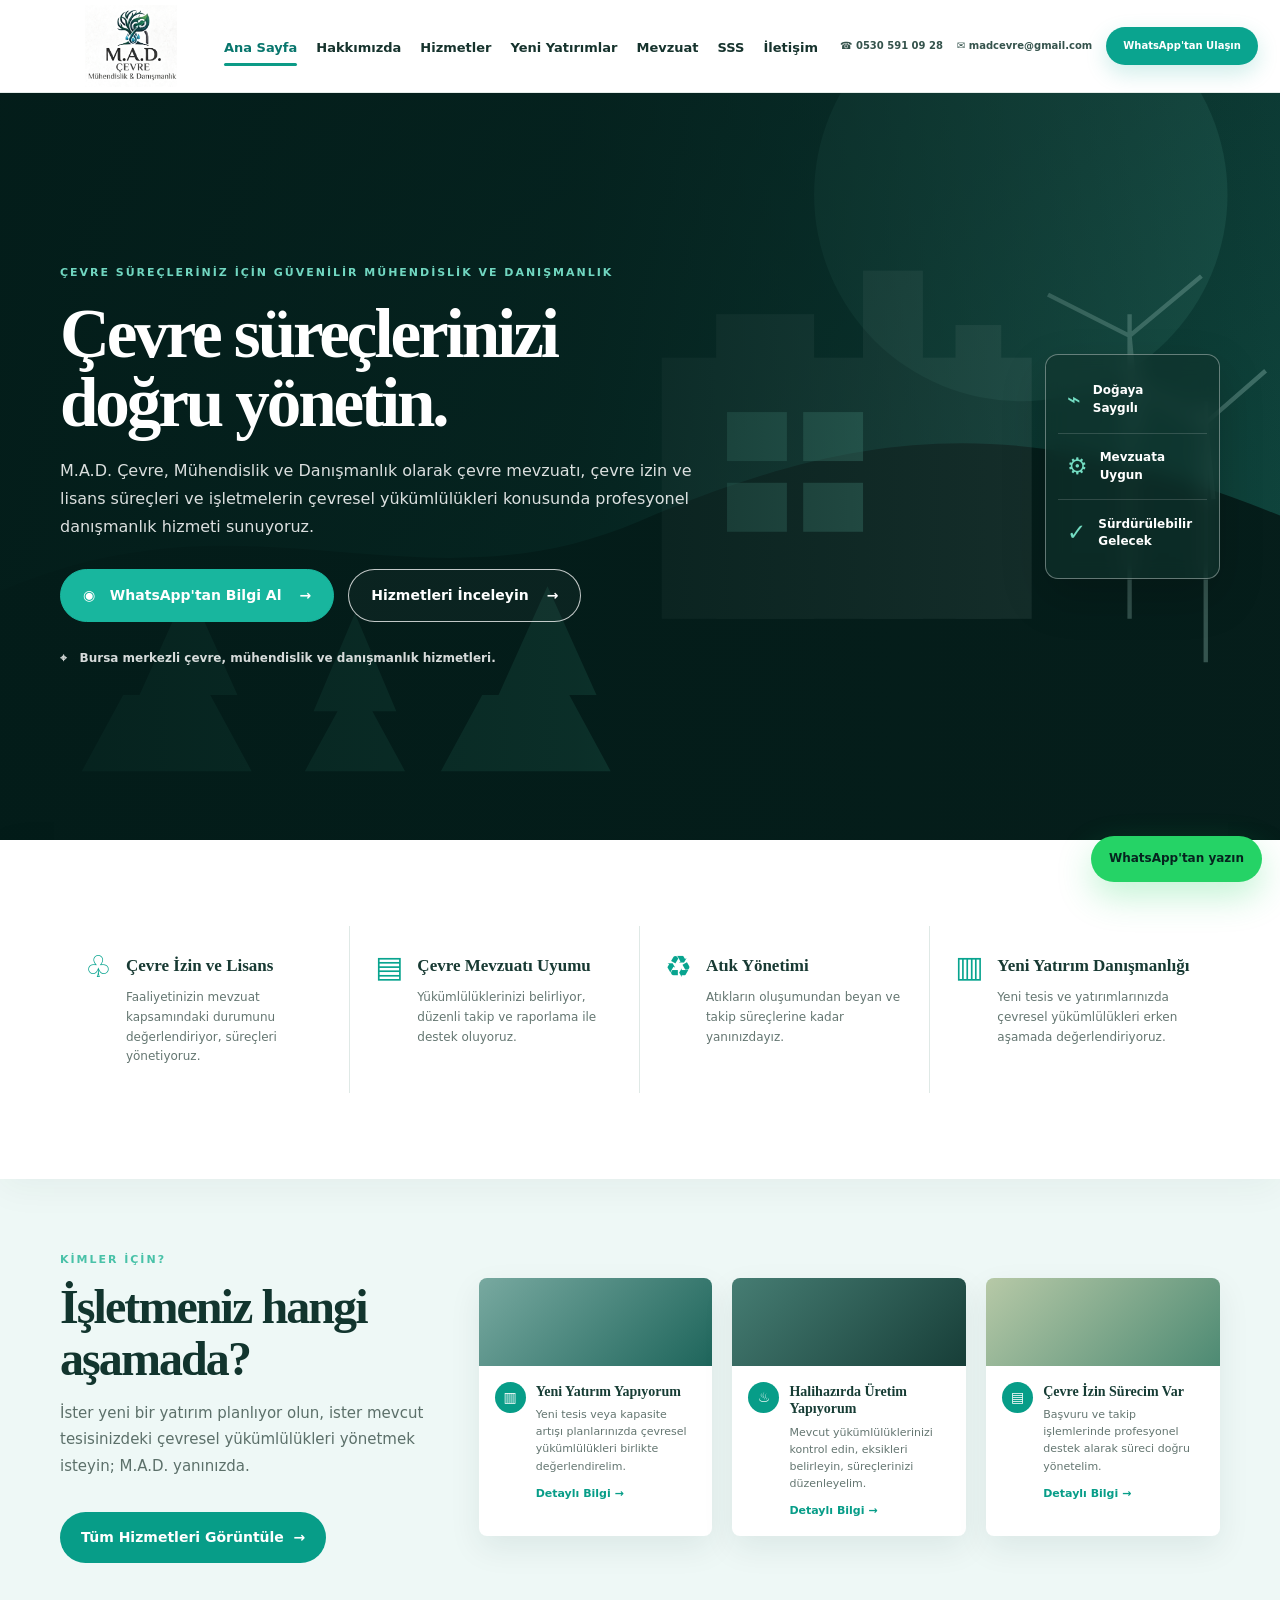
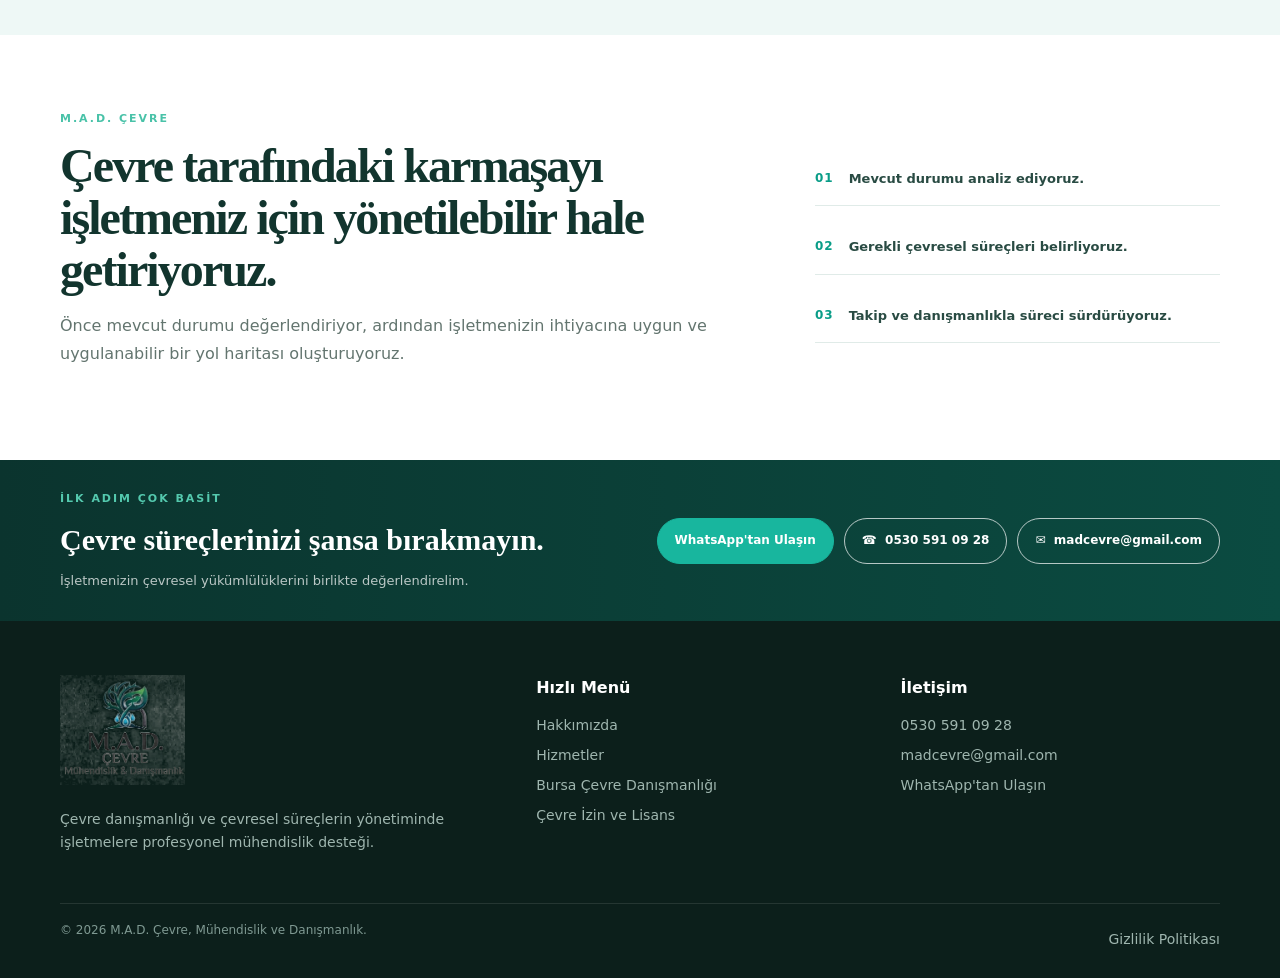
<file: index.html>
<!doctype html>
<html lang="tr">
<head>
<meta charset="utf-8"><meta name="viewport" content="width=device-width,initial-scale=1">
<title>M.A.D. Çevre, Mühendislik ve Danışmanlık | Bursa Çevre Danışmanlığı</title>
<meta name="description" content="M.A.D. Çevre, Mühendislik ve Danışmanlık; çevre danışmanlığı, çevre izin ve lisans süreçleri, atık yönetimi ve yeni yatırımlarda çevresel süreçlerin yönetimi konusunda profesyonel destek sunar.">
<meta name="robots" content="index,follow"><link rel="canonical" href="https://furkandemir1903.github.io/madcevre.github.io/">
<meta property="og:type" content="website"><meta property="og:title" content="M.A.D. Çevre, Mühendislik ve Danışmanlık"><meta property="og:description" content="Çevre süreçlerinizi doğru yönetin.">
<meta name="theme-color" content="#082a26"><link rel="icon" href="assets/favicon.png" type="image/png"><link rel="stylesheet" href="css/style.css">
<script type="application/ld+json">{"@context":"https://schema.org","@type":"ProfessionalService","name":"M.A.D. Çevre, Mühendislik ve Danışmanlık","url":"https://furkandemir1903.github.io/madcevre.github.io/","telephone":"+905305910928","email":"madcevre@gmail.com","areaServed":"Bursa","description":"Çevre danışmanlığı, çevre izin ve lisans süreçleri, atık yönetimi ve çevresel yükümlülükler konusunda danışmanlık."}</script>
</head>
<body>
<header class="site-header"><div class="wrap nav-v41">
<a class="brand-v41" href="index.html"><img src="assets/logo.png" alt="M.A.D. Çevre, Mühendislik ve Danışmanlık"></a>
<button class="hamb" aria-label="Menüyü aç" aria-expanded="false">☰</button>
<nav class="links-v41">
<a class="active" href="index.html">Ana Sayfa</a><a href="hakkimizda.html">Hakkımızda</a><a href="hizmetler.html">Hizmetler</a><a href="yeni-yatirim.html">Yeni Yatırımlar</a><a href="cevre-mevzuati.html">Mevzuat</a><a href="sss.html">SSS</a><a href="iletisim.html">İletişim</a>
</nav>
<div class="nav-contact"><a href="tel:+905305910928">☎ 0530 591 09 28</a><a href="mailto:madcevre@gmail.com">✉ madcevre@gmail.com</a><a class="nav-wa" href="https://wa.me/905305910928?text=Merhaba%2C%20%C3%A7evre%20dan%C4%B1%C5%9Fmanl%C4%B1%C4%9F%C4%B1%20hakk%C4%B1nda%20bilgi%20almak%20istiyorum." target="_blank" rel="noopener">WhatsApp'tan Ulaşın</a></div>
</div></header>

<main>
<section class="hero-home">
<div class="hero-home-bg"></div><div class="hero-home-overlay"></div>
<div class="wrap hero-content-v41">
<div class="hero-copy-v41">
<div class="hero-kicker">ÇEVRE SÜREÇLERİNİZ İÇİN GÜVENİLİR MÜHENDİSLİK VE DANIŞMANLIK</div>
<h1>Çevre süreçlerinizi<br><span>doğru yönetin.</span></h1>
<p>M.A.D. Çevre, Mühendislik ve Danışmanlık olarak çevre mevzuatı, çevre izin ve lisans süreçleri ve işletmelerin çevresel yükümlülükleri konusunda profesyonel danışmanlık hizmeti sunuyoruz.</p>
<div class="hero-buttons-v41"><a class="btn hero-wa" href="https://wa.me/905305910928?text=Merhaba%2C%20%C3%A7evre%20dan%C4%B1%C5%9Fmanl%C4%B1%C4%9F%C4%B1%20hakk%C4%B1nda%20bilgi%20almak%20istiyorum." target="_blank" rel="noopener">◉ &nbsp; WhatsApp'tan Bilgi Al <b>→</b></a><a class="btn hero-outline" href="hizmetler.html">Hizmetleri İnceleyin <b>→</b></a></div>
<div class="hero-location">⌖ &nbsp; Bursa merkezli çevre, mühendislik ve danışmanlık hizmetleri.</div>
</div>
<div class="hero-status-v41"><div><span>⌁</span><strong>Doğaya<br>Saygılı</strong></div><div><span>⚙</span><strong>Mevzuata<br>Uygun</strong></div><div><span>✓</span><strong>Sürdürülebilir<br>Gelecek</strong></div></div>
</div></section>

<section class="quick-services-v41"><div class="wrap quick-grid-v41">
<a href="cevre-izin-ve-lisans.html"><span class="qs-icon">♧</span><div><h3>Çevre İzin ve Lisans</h3><p>Faaliyetinizin mevzuat kapsamındaki durumunu değerlendiriyor, süreçleri yönetiyoruz.</p></div></a>
<a href="cevre-mevzuati.html"><span class="qs-icon">▤</span><div><h3>Çevre Mevzuatı Uyumu</h3><p>Yükümlülüklerinizi belirliyor, düzenli takip ve raporlama ile destek oluyoruz.</p></div></a>
<a href="hizmetler.html"><span class="qs-icon">♻</span><div><h3>Atık Yönetimi</h3><p>Atıkların oluşumundan beyan ve takip süreçlerine kadar yanınızdayız.</p></div></a>
<a href="yeni-yatirim.html"><span class="qs-icon">▥</span><div><h3>Yeni Yatırım Danışmanlığı</h3><p>Yeni tesis ve yatırımlarınızda çevresel yükümlülükleri erken aşamada değerlendiriyoruz.</p></div></a>
</div></section>

<section class="stage-section-v41"><div class="wrap stage-grid-v41">
<div class="stage-intro"><div class="section-kicker">KİMLER İÇİN?</div><h2>İşletmeniz hangi aşamada?</h2><p>İster yeni bir yatırım planlıyor olun, ister mevcut tesisinizdeki çevresel yükümlülükleri yönetmek isteyin; M.A.D. yanınızda.</p><a class="btn solid-v41" href="hizmetler.html">Tüm Hizmetleri Görüntüle &nbsp;→</a></div>
<div class="stage-cards-v41">
<a class="stage-card-v41" href="yeni-yatirim.html"><div class="stage-image stage-img-1"></div><div class="stage-card-body"><span class="stage-icon">▥</span><div><h3>Yeni Yatırım Yapıyorum</h3><p>Yeni tesis veya kapasite artışı planlarınızda çevresel yükümlülükleri birlikte değerlendirelim.</p><b>Detaylı Bilgi →</b></div></div></a>
<a class="stage-card-v41" href="hizmetler.html"><div class="stage-image stage-img-2"></div><div class="stage-card-body"><span class="stage-icon">♨</span><div><h3>Halihazırda Üretim Yapıyorum</h3><p>Mevcut yükümlülüklerinizi kontrol edin, eksikleri belirleyin, süreçlerinizi düzenleyelim.</p><b>Detaylı Bilgi →</b></div></div></a>
<a class="stage-card-v41" href="cevre-izin-ve-lisans.html"><div class="stage-image stage-img-3"></div><div class="stage-card-body"><span class="stage-icon">▤</span><div><h3>Çevre İzin Sürecim Var</h3><p>Başvuru ve takip işlemlerinde profesyonel destek alarak süreci doğru yönetelim.</p><b>Detaylı Bilgi →</b></div></div></a>
</div></div></section>

<section class="about-strip-v41"><div class="wrap about-strip-inner"><div><div class="section-kicker">M.A.D. ÇEVRE</div><h2>Çevre tarafındaki karmaşayı işletmeniz için yönetilebilir hale getiriyoruz.</h2><p>Önce mevcut durumu değerlendiriyor, ardından işletmenizin ihtiyacına uygun ve uygulanabilir bir yol haritası oluşturuyoruz.</p></div><div class="about-points"><div><b>01</b><span>Mevcut durumu analiz ediyoruz.</span></div><div><b>02</b><span>Gerekli çevresel süreçleri belirliyoruz.</span></div><div><b>03</b><span>Takip ve danışmanlıkla süreci sürdürüyoruz.</span></div></div></div></section>

<section class="cta-v41"><div class="wrap cta-inner-v41"><div><div class="section-kicker light-kicker">İLK ADIM ÇOK BASİT</div><h2>Çevre süreçlerinizi şansa bırakmayın.</h2><p>İşletmenizin çevresel yükümlülüklerini birlikte değerlendirelim.</p></div><div class="cta-actions-v41"><a class="btn hero-wa" href="https://wa.me/905305910928?text=Merhaba%2C%20i%C5%9Fletmemizin%20%C3%A7evre%20s%C3%BCre%C3%A7lerini%20de%C4%9Ferlendirmek%20istiyorum." target="_blank" rel="noopener">WhatsApp'tan Ulaşın</a><a class="btn cta-outline" href="tel:+905305910928">☎ &nbsp;0530 591 09 28</a><a class="btn cta-outline" href="mailto:madcevre@gmail.com">✉ &nbsp;madcevre@gmail.com</a></div></div></section>
</main>
<footer><div class="wrap foot"><div class="footgrid"><div><img class="footlogo" src="assets/logo.png" alt="M.A.D. Çevre, Mühendislik ve Danışmanlık"><p>Çevre danışmanlığı ve çevresel süreçlerin yönetiminde işletmelere profesyonel mühendislik desteği.</p></div><div><h4>Hızlı Menü</h4><a href="hakkimizda.html">Hakkımızda</a><a href="hizmetler.html">Hizmetler</a><a href="bursa-cevre-danismanlik.html">Bursa Çevre Danışmanlığı</a><a href="cevre-izin-ve-lisans.html">Çevre İzin ve Lisans</a></div><div><h4>İletişim</h4><a href="tel:+905305910928">0530 591 09 28</a><a href="mailto:madcevre@gmail.com">madcevre@gmail.com</a><a href="https://wa.me/905305910928" target="_blank" rel="noopener">WhatsApp'tan Ulaşın</a></div></div><div class="bottom"><span>© 2026 M.A.D. Çevre, Mühendislik ve Danışmanlık.</span><span><a href="gizlilik.html">Gizlilik Politikası</a></span></div></div></footer>
<a class="wa-float" href="https://wa.me/905305910928?text=Merhaba%2C%20M.A.D.%20%C3%87evre%20hakk%C4%B1nda%20bilgi%20almak%20istiyorum." target="_blank" rel="noopener">WhatsApp'tan yazın</a>
<script src="js/script.js"></script>
<script>const hb=document.querySelector('.hamb'), nav=document.querySelector('.links-v41'); if(hb){hb.addEventListener('click',()=>{nav.classList.toggle('open');hb.setAttribute('aria-expanded',nav.classList.contains('open'));});}</script>
</body></html>
</file>
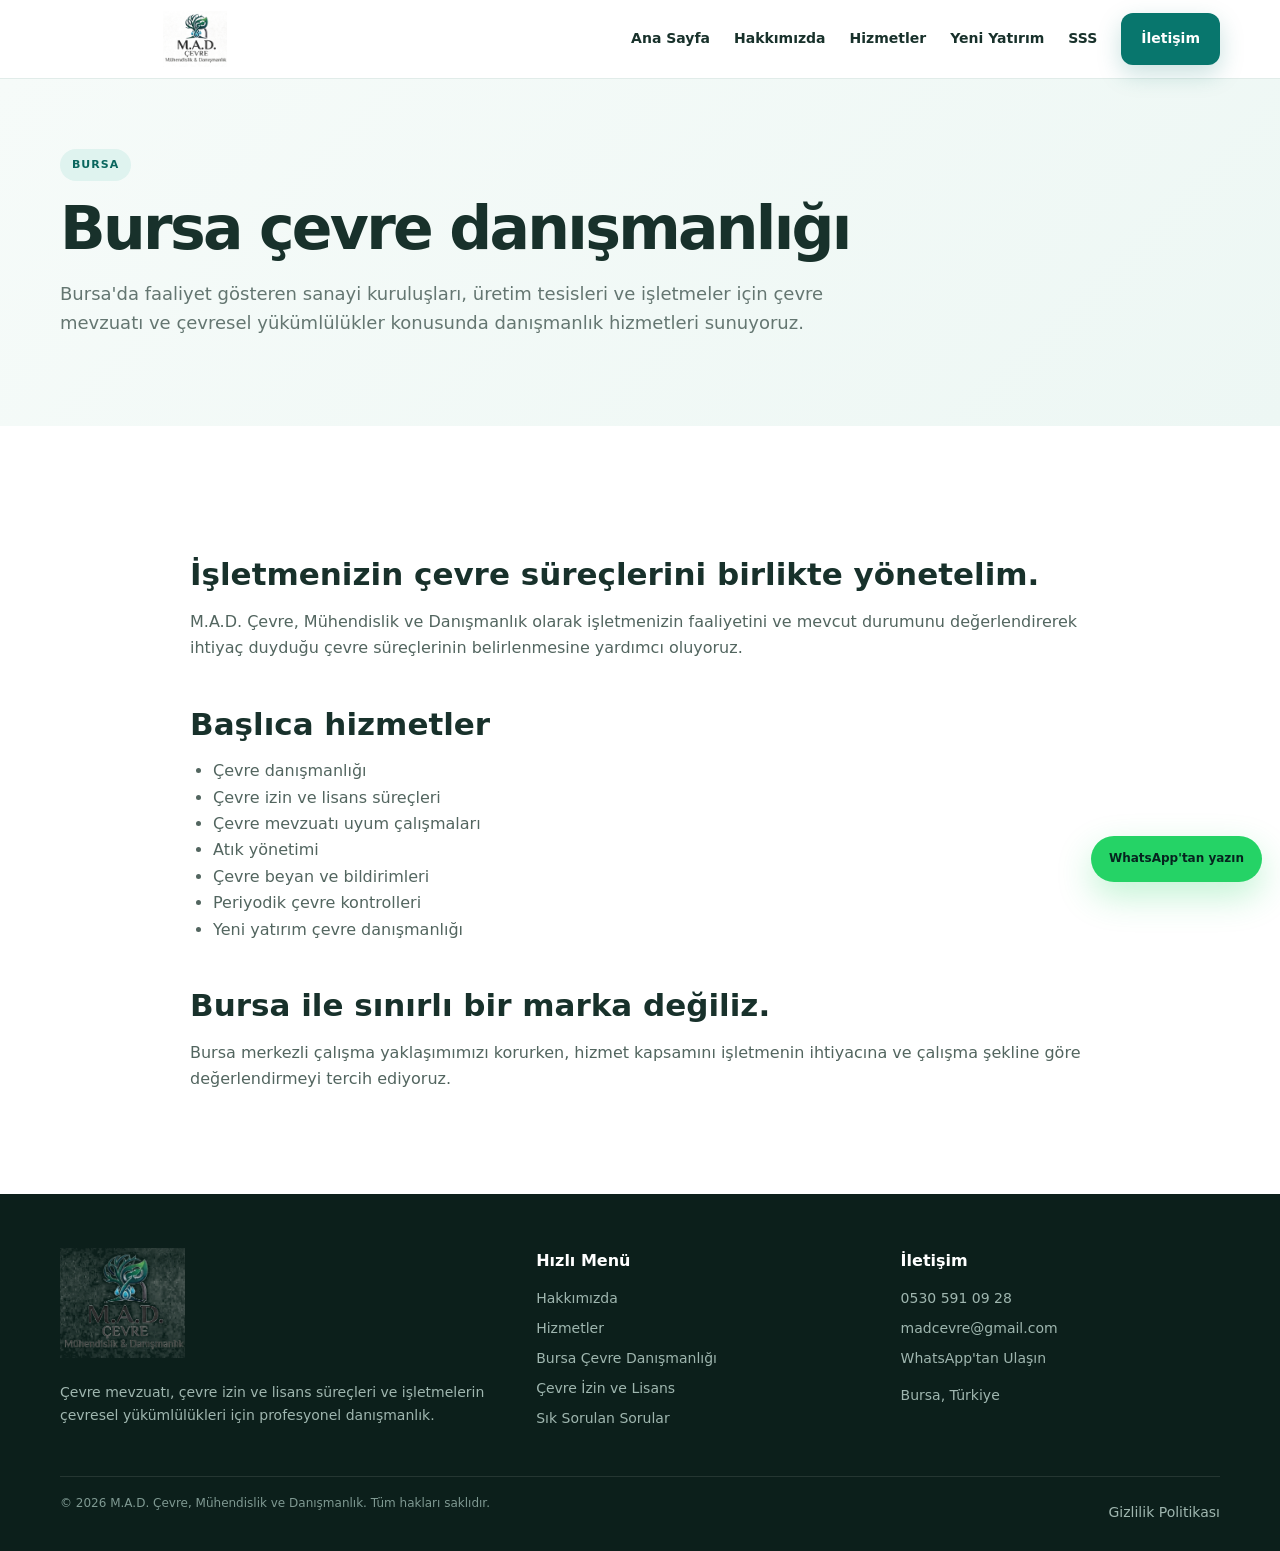
<file: bursa-cevre-danismanlik.html>
<!doctype html><html lang="tr"><head><meta charset="utf-8"><meta name="viewport" content="width=device-width, initial-scale=1">
<title>Bursa Çevre Danışmanlığı | M.A.D. Çevre</title><meta name="description" content="Bursa'da çevre danışmanlığı, çevre izin ve lisans, atık yönetimi ve çevre mevzuatı uyum hizmetleri."><meta name="theme-color" content="#08766d"><link rel="canonical" href="https://furkandemir1903.github.io/madcevre.github.io/bursa-cevre-danismanlik.html"><link rel="icon" href="assets/favicon.png" type="image/svg+xml"><link rel="stylesheet" href="css/style.css"></head><body><header><div class="wrap nav">
<a class="brand" href="index.html"><img src="assets/logo.png" alt="M.A.D. Çevre, Mühendislik ve Danışmanlık"></a>
<button class="hamb" aria-label="Menüyü aç">☰</button>
<nav class="links"><a href="index.html">Ana Sayfa</a><a href="hakkimizda.html">Hakkımızda</a><a href="hizmetler.html">Hizmetler</a><a href="yeni-yatirim.html">Yeni Yatırım</a><a href="sss.html">SSS</a><a class="btn primary" href="iletisim.html">İletişim</a></nav>
</div></header><main><section class="pagehero"><div class="wrap"><span class="eyebrow">Bursa</span><h1>Bursa çevre danışmanlığı</h1><p>Bursa'da faaliyet gösteren sanayi kuruluşları, üretim tesisleri ve işletmeler için çevre mevzuatı ve çevresel yükümlülükler konusunda danışmanlık hizmetleri sunuyoruz.</p></div></section><section><div class="wrap content"><h2>İşletmenizin çevre süreçlerini birlikte yönetelim.</h2><p>M.A.D. Çevre, Mühendislik ve Danışmanlık olarak işletmenizin faaliyetini ve mevcut durumunu değerlendirerek ihtiyaç duyduğu çevre süreçlerinin belirlenmesine yardımcı oluyoruz.</p><h2>Başlıca hizmetler</h2><ul><li>Çevre danışmanlığı</li><li>Çevre izin ve lisans süreçleri</li><li>Çevre mevzuatı uyum çalışmaları</li><li>Atık yönetimi</li><li>Çevre beyan ve bildirimleri</li><li>Periyodik çevre kontrolleri</li><li>Yeni yatırım çevre danışmanlığı</li></ul><h2>Bursa ile sınırlı bir marka değiliz.</h2><p>Bursa merkezli çalışma yaklaşımımızı korurken, hizmet kapsamını işletmenin ihtiyacına ve çalışma şekline göre değerlendirmeyi tercih ediyoruz.</p></div></section></main><footer><div class="wrap foot"><div class="footgrid">
<div><img class="footlogo" src="assets/logo.png" alt="M.A.D. Çevre, Mühendislik ve Danışmanlık"><p>Çevre mevzuatı, çevre izin ve lisans süreçleri ve işletmelerin çevresel yükümlülükleri için profesyonel danışmanlık.</p></div>
<div><h4>Hızlı Menü</h4><a href="hakkimizda.html">Hakkımızda</a><a href="hizmetler.html">Hizmetler</a><a href="bursa-cevre-danismanlik.html">Bursa Çevre Danışmanlığı</a><a href="cevre-izin-ve-lisans.html">Çevre İzin ve Lisans</a><a href="sss.html">Sık Sorulan Sorular</a></div>
<div><h4>İletişim</h4><a href="tel:+905305910928">0530 591 09 28</a><a href="mailto:madcevre@gmail.com">madcevre@gmail.com</a><a href="https://wa.me/905305910928" target="_blank" rel="noopener">WhatsApp'tan Ulaşın</a><p>Bursa, Türkiye</p></div>
</div><div class="bottom"><span>© 2026 M.A.D. Çevre, Mühendislik ve Danışmanlık. Tüm hakları saklıdır.</span><span><a href="gizlilik.html">Gizlilik Politikası</a></span></div></div></footer><script src="js/script.js"></script><a class="wa-float" href="https://wa.me/905305910928?text=Merhaba%2C%20M.A.D.%20%C3%87evre%20hakk%C4%B1nda%20bilgi%20almak%20istiyorum." target="_blank" rel="noopener">WhatsApp'tan yazın</a></body></html>
</file>
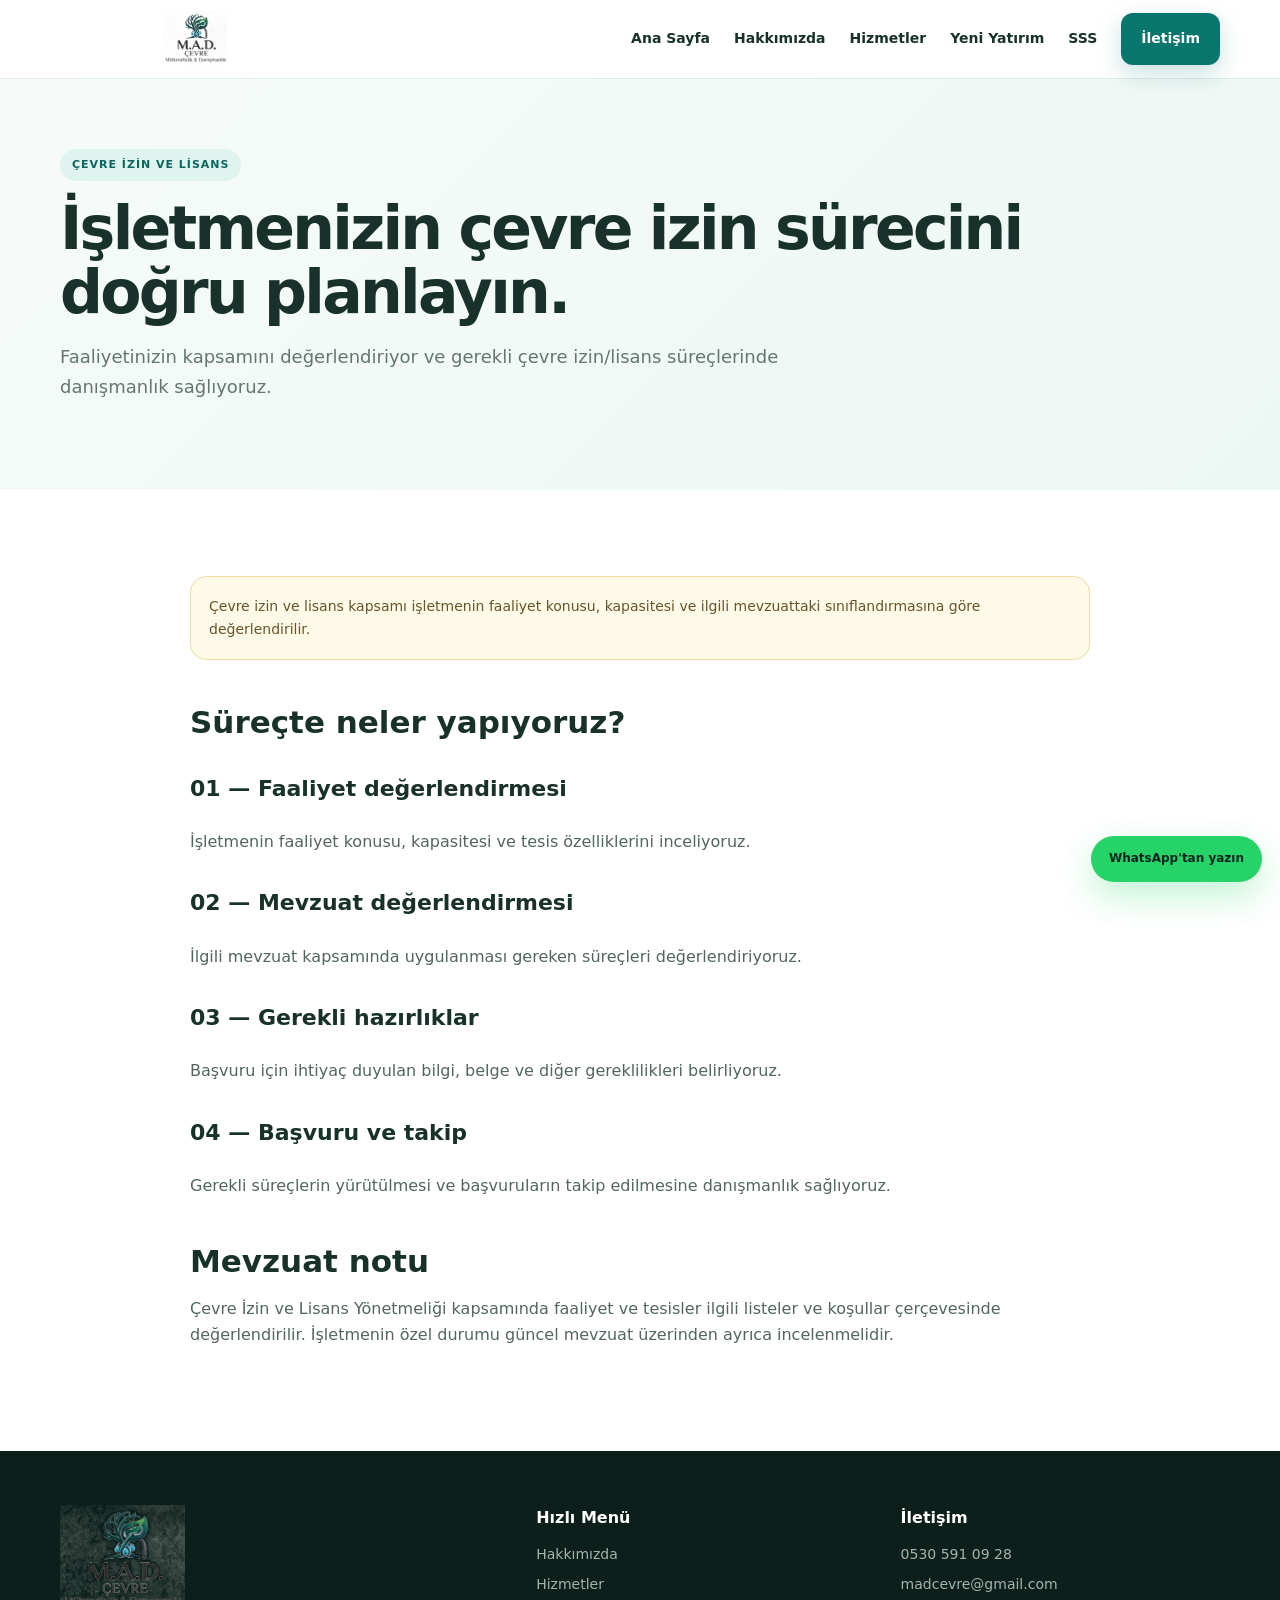
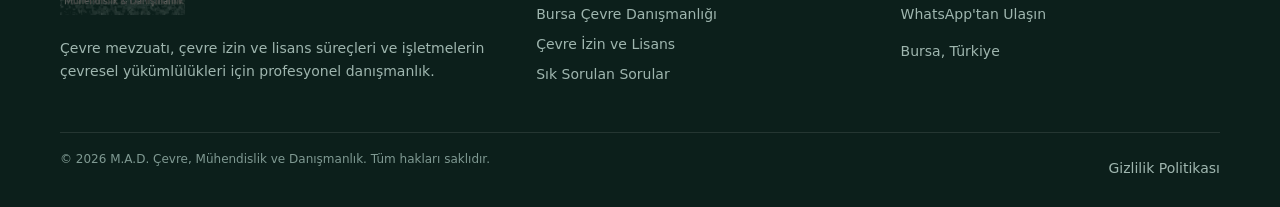
<file: cevre-izin-ve-lisans.html>
<!doctype html><html lang="tr"><head><meta charset="utf-8"><meta name="viewport" content="width=device-width, initial-scale=1">
<title>Çevre İzin ve Lisans Danışmanlığı | M.A.D.</title><meta name="description" content="Çevre izin ve lisans süreçlerinde faaliyet ve kapasiteye göre değerlendirme ve danışmanlık."><meta name="theme-color" content="#08766d"><link rel="canonical" href="https://furkandemir1903.github.io/madcevre.github.io/cevre-izin-ve-lisans.html"><link rel="icon" href="assets/favicon.png" type="image/svg+xml"><link rel="stylesheet" href="css/style.css"></head><body><header><div class="wrap nav">
<a class="brand" href="index.html"><img src="assets/logo.png" alt="M.A.D. Çevre, Mühendislik ve Danışmanlık"></a>
<button class="hamb" aria-label="Menüyü aç">☰</button>
<nav class="links"><a href="index.html">Ana Sayfa</a><a href="hakkimizda.html">Hakkımızda</a><a href="hizmetler.html">Hizmetler</a><a href="yeni-yatirim.html">Yeni Yatırım</a><a href="sss.html">SSS</a><a class="btn primary" href="iletisim.html">İletişim</a></nav>
</div></header><main><section class="pagehero"><div class="wrap"><span class="eyebrow">Çevre İzin ve Lisans</span><h1>İşletmenizin çevre izin sürecini doğru planlayın.</h1><p>Faaliyetinizin kapsamını değerlendiriyor ve gerekli çevre izin/lisans süreçlerinde danışmanlık sağlıyoruz.</p></div></section><section><div class="wrap content"><div class="notice">Çevre izin ve lisans kapsamı işletmenin faaliyet konusu, kapasitesi ve ilgili mevzuattaki sınıflandırmasına göre değerlendirilir.</div><h2>Süreçte neler yapıyoruz?</h2><h3>01 — Faaliyet değerlendirmesi</h3><p>İşletmenin faaliyet konusu, kapasitesi ve tesis özelliklerini inceliyoruz.</p><h3>02 — Mevzuat değerlendirmesi</h3><p>İlgili mevzuat kapsamında uygulanması gereken süreçleri değerlendiriyoruz.</p><h3>03 — Gerekli hazırlıklar</h3><p>Başvuru için ihtiyaç duyulan bilgi, belge ve diğer gereklilikleri belirliyoruz.</p><h3>04 — Başvuru ve takip</h3><p>Gerekli süreçlerin yürütülmesi ve başvuruların takip edilmesine danışmanlık sağlıyoruz.</p><h2>Mevzuat notu</h2><p>Çevre İzin ve Lisans Yönetmeliği kapsamında faaliyet ve tesisler ilgili listeler ve koşullar çerçevesinde değerlendirilir. İşletmenin özel durumu güncel mevzuat üzerinden ayrıca incelenmelidir.</p></div></section></main><footer><div class="wrap foot"><div class="footgrid">
<div><img class="footlogo" src="assets/logo.png" alt="M.A.D. Çevre, Mühendislik ve Danışmanlık"><p>Çevre mevzuatı, çevre izin ve lisans süreçleri ve işletmelerin çevresel yükümlülükleri için profesyonel danışmanlık.</p></div>
<div><h4>Hızlı Menü</h4><a href="hakkimizda.html">Hakkımızda</a><a href="hizmetler.html">Hizmetler</a><a href="bursa-cevre-danismanlik.html">Bursa Çevre Danışmanlığı</a><a href="cevre-izin-ve-lisans.html">Çevre İzin ve Lisans</a><a href="sss.html">Sık Sorulan Sorular</a></div>
<div><h4>İletişim</h4><a href="tel:+905305910928">0530 591 09 28</a><a href="mailto:madcevre@gmail.com">madcevre@gmail.com</a><a href="https://wa.me/905305910928" target="_blank" rel="noopener">WhatsApp'tan Ulaşın</a><p>Bursa, Türkiye</p></div>
</div><div class="bottom"><span>© 2026 M.A.D. Çevre, Mühendislik ve Danışmanlık. Tüm hakları saklıdır.</span><span><a href="gizlilik.html">Gizlilik Politikası</a></span></div></div></footer><script src="js/script.js"></script><a class="wa-float" href="https://wa.me/905305910928?text=Merhaba%2C%20M.A.D.%20%C3%87evre%20hakk%C4%B1nda%20bilgi%20almak%20istiyorum." target="_blank" rel="noopener">WhatsApp'tan yazın</a></body></html>
</file>
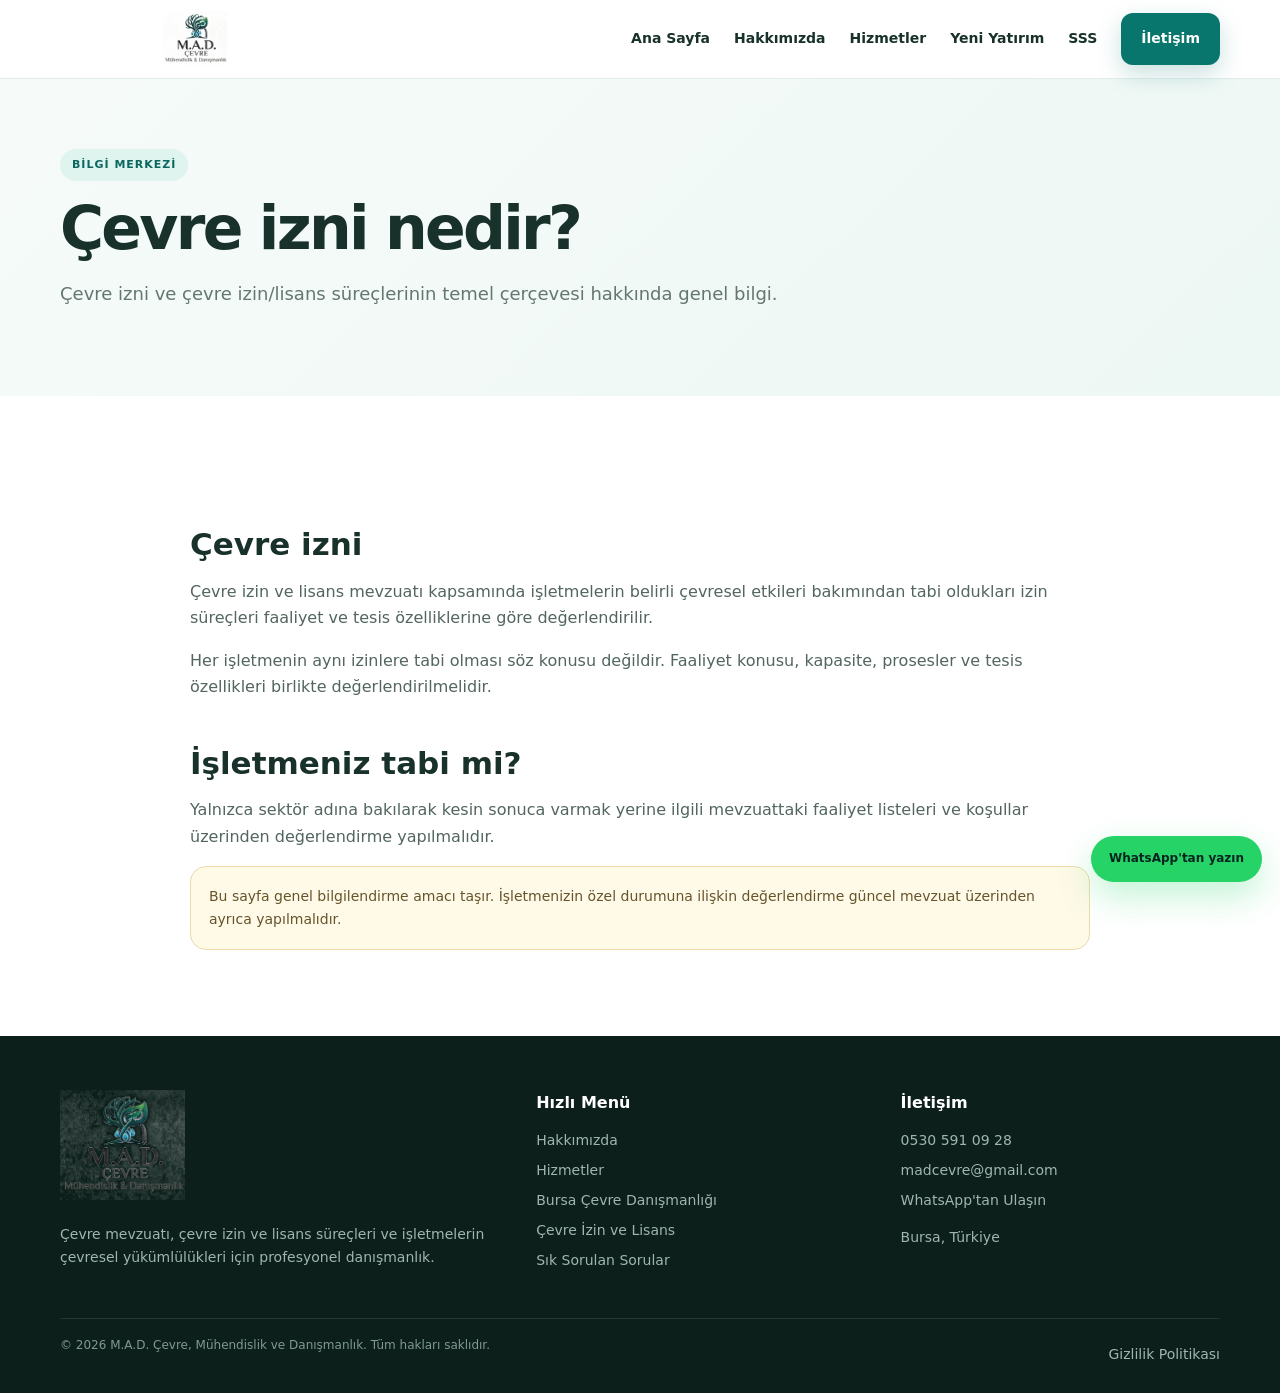
<file: cevre-izni-nedir.html>
<!doctype html><html lang="tr"><head><meta charset="utf-8"><meta name="viewport" content="width=device-width, initial-scale=1">
<title>Çevre İzni Nedir? | M.A.D. Çevre</title><meta name="description" content="Çevre izni nedir, hangi işletmeler için değerlendirilir ve süreçte nelere dikkat edilir?"><meta name="theme-color" content="#08766d"><link rel="canonical" href="https://furkandemir1903.github.io/madcevre.github.io/cevre-izni-nedir.html"><link rel="icon" href="assets/favicon.png" type="image/svg+xml"><link rel="stylesheet" href="css/style.css"></head><body><header><div class="wrap nav">
<a class="brand" href="index.html"><img src="assets/logo.png" alt="M.A.D. Çevre, Mühendislik ve Danışmanlık"></a>
<button class="hamb" aria-label="Menüyü aç">☰</button>
<nav class="links"><a href="index.html">Ana Sayfa</a><a href="hakkimizda.html">Hakkımızda</a><a href="hizmetler.html">Hizmetler</a><a href="yeni-yatirim.html">Yeni Yatırım</a><a href="sss.html">SSS</a><a class="btn primary" href="iletisim.html">İletişim</a></nav>
</div></header><main><section class="pagehero"><div class="wrap"><span class="eyebrow">Bilgi Merkezi</span><h1>Çevre izni nedir?</h1><p>Çevre izni ve çevre izin/lisans süreçlerinin temel çerçevesi hakkında genel bilgi.</p></div></section><section><div class="wrap content"><h2>Çevre izni</h2><p>Çevre izin ve lisans mevzuatı kapsamında işletmelerin belirli çevresel etkileri bakımından tabi oldukları izin süreçleri faaliyet ve tesis özelliklerine göre değerlendirilir.</p><p>Her işletmenin aynı izinlere tabi olması söz konusu değildir. Faaliyet konusu, kapasite, prosesler ve tesis özellikleri birlikte değerlendirilmelidir.</p><h2>İşletmeniz tabi mi?</h2><p>Yalnızca sektör adına bakılarak kesin sonuca varmak yerine ilgili mevzuattaki faaliyet listeleri ve koşullar üzerinden değerlendirme yapılmalıdır.</p><div class="notice">Bu sayfa genel bilgilendirme amacı taşır. İşletmenizin özel durumuna ilişkin değerlendirme güncel mevzuat üzerinden ayrıca yapılmalıdır.</div></div></section></main><footer><div class="wrap foot"><div class="footgrid">
<div><img class="footlogo" src="assets/logo.png" alt="M.A.D. Çevre, Mühendislik ve Danışmanlık"><p>Çevre mevzuatı, çevre izin ve lisans süreçleri ve işletmelerin çevresel yükümlülükleri için profesyonel danışmanlık.</p></div>
<div><h4>Hızlı Menü</h4><a href="hakkimizda.html">Hakkımızda</a><a href="hizmetler.html">Hizmetler</a><a href="bursa-cevre-danismanlik.html">Bursa Çevre Danışmanlığı</a><a href="cevre-izin-ve-lisans.html">Çevre İzin ve Lisans</a><a href="sss.html">Sık Sorulan Sorular</a></div>
<div><h4>İletişim</h4><a href="tel:+905305910928">0530 591 09 28</a><a href="mailto:madcevre@gmail.com">madcevre@gmail.com</a><a href="https://wa.me/905305910928" target="_blank" rel="noopener">WhatsApp'tan Ulaşın</a><p>Bursa, Türkiye</p></div>
</div><div class="bottom"><span>© 2026 M.A.D. Çevre, Mühendislik ve Danışmanlık. Tüm hakları saklıdır.</span><span><a href="gizlilik.html">Gizlilik Politikası</a></span></div></div></footer><script src="js/script.js"></script><a class="wa-float" href="https://wa.me/905305910928?text=Merhaba%2C%20M.A.D.%20%C3%87evre%20hakk%C4%B1nda%20bilgi%20almak%20istiyorum." target="_blank" rel="noopener">WhatsApp'tan yazın</a></body></html>
</file>
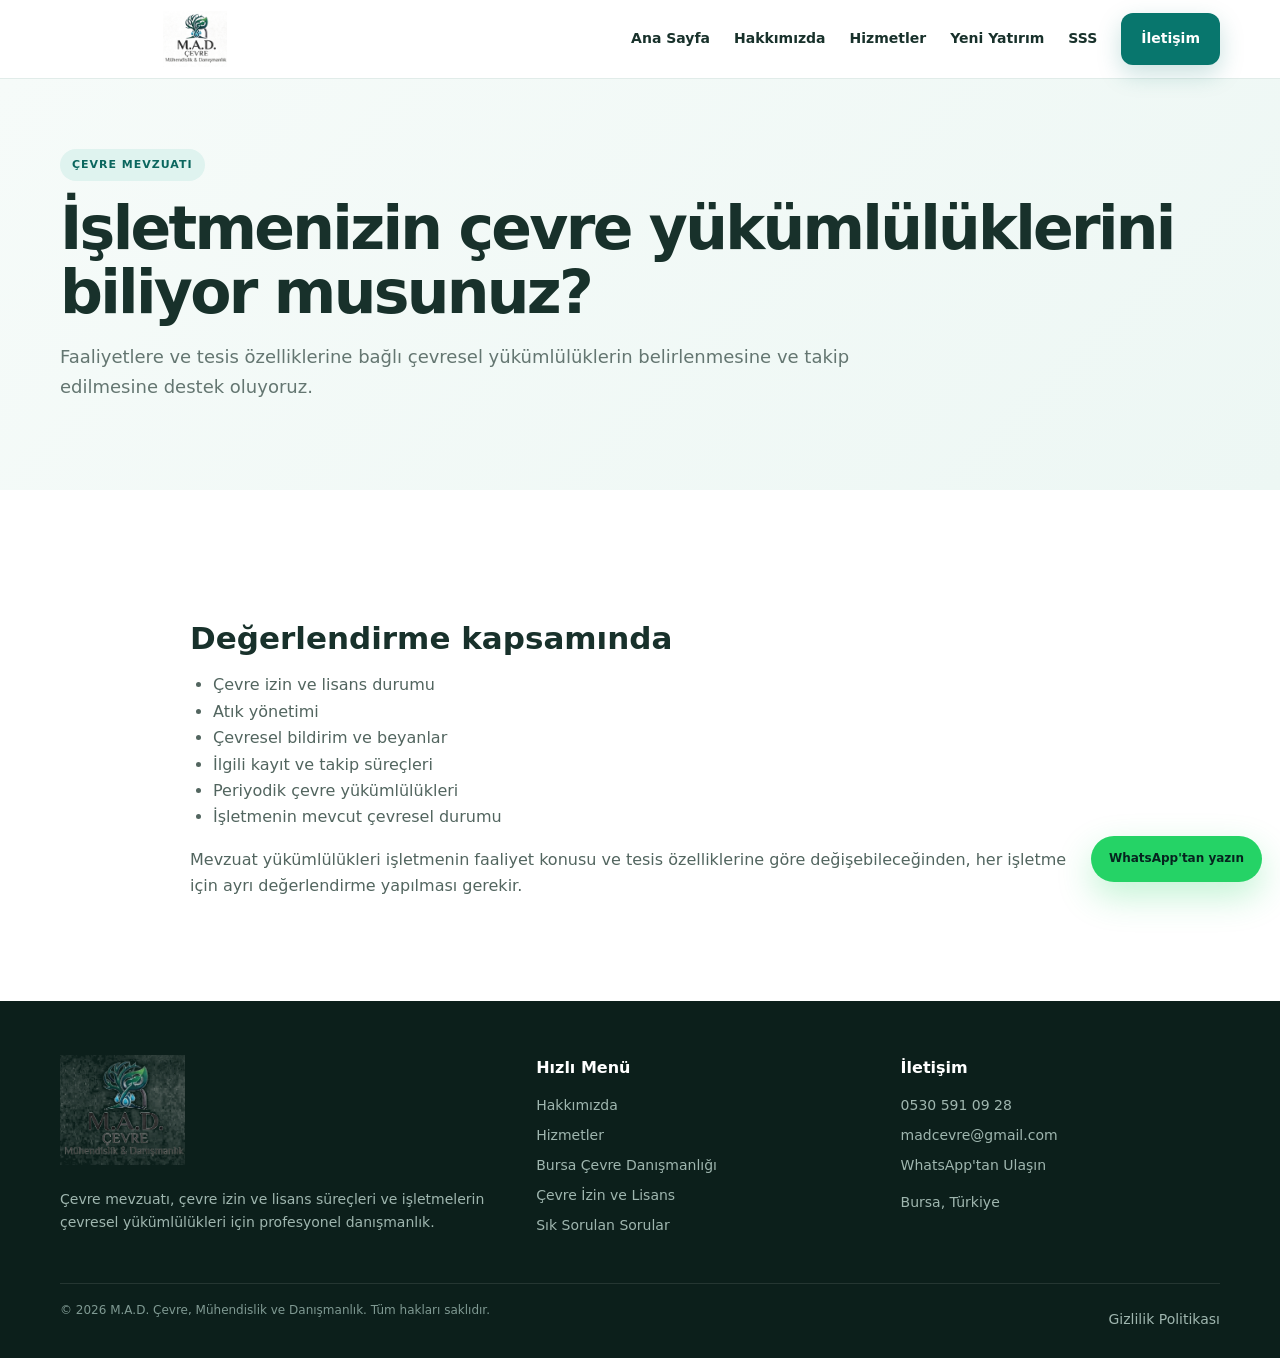
<file: cevre-mevzuati.html>
<!doctype html><html lang="tr"><head><meta charset="utf-8"><meta name="viewport" content="width=device-width, initial-scale=1">
<title>Çevre Mevzuatı ve İşletme Yükümlülükleri | M.A.D.</title><meta name="description" content="İşletmelerin çevre mevzuatı kapsamındaki yükümlülüklerinin değerlendirilmesi ve takibi."><meta name="theme-color" content="#08766d"><link rel="canonical" href="https://furkandemir1903.github.io/madcevre.github.io/cevre-mevzuati.html"><link rel="icon" href="assets/favicon.png" type="image/svg+xml"><link rel="stylesheet" href="css/style.css"></head><body><header><div class="wrap nav">
<a class="brand" href="index.html"><img src="assets/logo.png" alt="M.A.D. Çevre, Mühendislik ve Danışmanlık"></a>
<button class="hamb" aria-label="Menüyü aç">☰</button>
<nav class="links"><a href="index.html">Ana Sayfa</a><a href="hakkimizda.html">Hakkımızda</a><a href="hizmetler.html">Hizmetler</a><a href="yeni-yatirim.html">Yeni Yatırım</a><a href="sss.html">SSS</a><a class="btn primary" href="iletisim.html">İletişim</a></nav>
</div></header><main><section class="pagehero"><div class="wrap"><span class="eyebrow">Çevre Mevzuatı</span><h1>İşletmenizin çevre yükümlülüklerini biliyor musunuz?</h1><p>Faaliyetlere ve tesis özelliklerine bağlı çevresel yükümlülüklerin belirlenmesine ve takip edilmesine destek oluyoruz.</p></div></section><section><div class="wrap content"><h2>Değerlendirme kapsamında</h2><ul><li>Çevre izin ve lisans durumu</li><li>Atık yönetimi</li><li>Çevresel bildirim ve beyanlar</li><li>İlgili kayıt ve takip süreçleri</li><li>Periyodik çevre yükümlülükleri</li><li>İşletmenin mevcut çevresel durumu</li></ul><p>Mevzuat yükümlülükleri işletmenin faaliyet konusu ve tesis özelliklerine göre değişebileceğinden, her işletme için ayrı değerlendirme yapılması gerekir.</p></div></section></main><footer><div class="wrap foot"><div class="footgrid">
<div><img class="footlogo" src="assets/logo.png" alt="M.A.D. Çevre, Mühendislik ve Danışmanlık"><p>Çevre mevzuatı, çevre izin ve lisans süreçleri ve işletmelerin çevresel yükümlülükleri için profesyonel danışmanlık.</p></div>
<div><h4>Hızlı Menü</h4><a href="hakkimizda.html">Hakkımızda</a><a href="hizmetler.html">Hizmetler</a><a href="bursa-cevre-danismanlik.html">Bursa Çevre Danışmanlığı</a><a href="cevre-izin-ve-lisans.html">Çevre İzin ve Lisans</a><a href="sss.html">Sık Sorulan Sorular</a></div>
<div><h4>İletişim</h4><a href="tel:+905305910928">0530 591 09 28</a><a href="mailto:madcevre@gmail.com">madcevre@gmail.com</a><a href="https://wa.me/905305910928" target="_blank" rel="noopener">WhatsApp'tan Ulaşın</a><p>Bursa, Türkiye</p></div>
</div><div class="bottom"><span>© 2026 M.A.D. Çevre, Mühendislik ve Danışmanlık. Tüm hakları saklıdır.</span><span><a href="gizlilik.html">Gizlilik Politikası</a></span></div></div></footer><script src="js/script.js"></script><a class="wa-float" href="https://wa.me/905305910928?text=Merhaba%2C%20M.A.D.%20%C3%87evre%20hakk%C4%B1nda%20bilgi%20almak%20istiyorum." target="_blank" rel="noopener">WhatsApp'tan yazın</a></body></html>
</file>
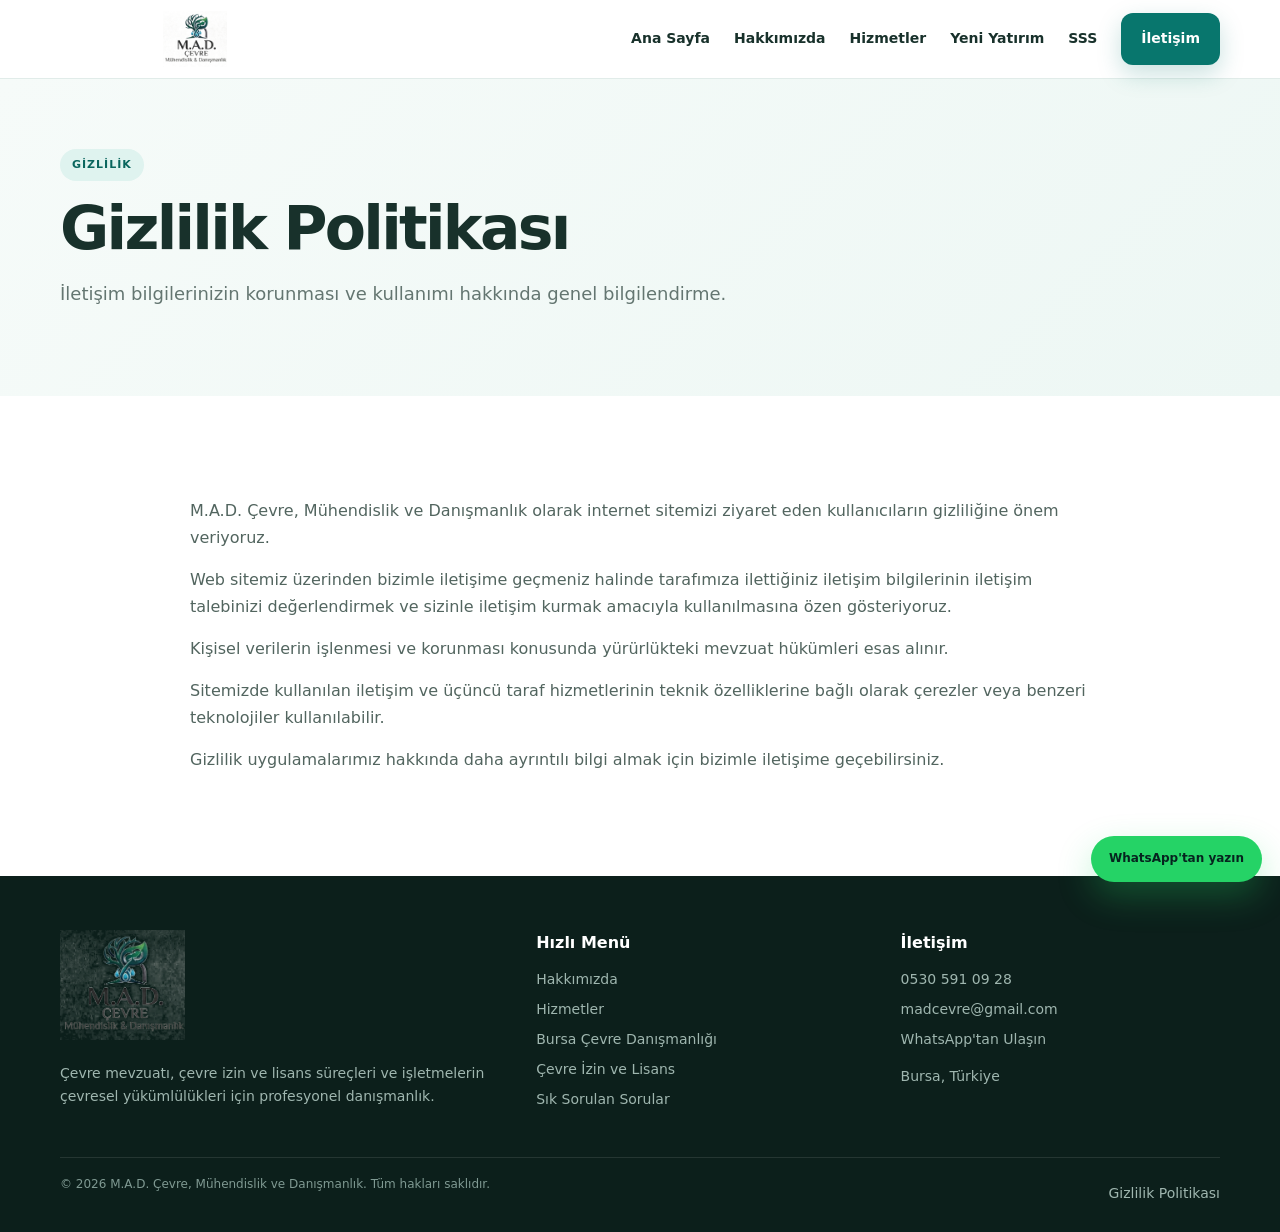
<file: gizlilik.html>
<!doctype html><html lang="tr"><head><meta charset="utf-8"><meta name="viewport" content="width=device-width, initial-scale=1">
<title>Gizlilik Politikası | M.A.D. Çevre, Mühendislik ve Danışmanlık</title><meta name="description" content="M.A.D. Çevre, Mühendislik ve Danışmanlık gizlilik politikası."><meta name="theme-color" content="#08766d"><link rel="canonical" href="https://furkandemir1903.github.io/madcevre.github.io/gizlilik.html"><link rel="icon" href="assets/favicon.png" type="image/svg+xml"><link rel="stylesheet" href="css/style.css"></head><body><header><div class="wrap nav">
<a class="brand" href="index.html"><img src="assets/logo.png" alt="M.A.D. Çevre, Mühendislik ve Danışmanlık"></a>
<button class="hamb" aria-label="Menüyü aç">☰</button>
<nav class="links"><a href="index.html">Ana Sayfa</a><a href="hakkimizda.html">Hakkımızda</a><a href="hizmetler.html">Hizmetler</a><a href="yeni-yatirim.html">Yeni Yatırım</a><a href="sss.html">SSS</a><a class="btn primary" href="iletisim.html">İletişim</a></nav>
</div></header><main><section class="pagehero"><div class="wrap"><span class="eyebrow">Gizlilik</span><h1>Gizlilik Politikası</h1><p>İletişim bilgilerinizin korunması ve kullanımı hakkında genel bilgilendirme.</p></div></section><section><div class="wrap content"><p>M.A.D. Çevre, Mühendislik ve Danışmanlık olarak internet sitemizi ziyaret eden kullanıcıların gizliliğine önem veriyoruz.</p><p>Web sitemiz üzerinden bizimle iletişime geçmeniz halinde tarafımıza ilettiğiniz iletişim bilgilerinin iletişim talebinizi değerlendirmek ve sizinle iletişim kurmak amacıyla kullanılmasına özen gösteriyoruz.</p><p>Kişisel verilerin işlenmesi ve korunması konusunda yürürlükteki mevzuat hükümleri esas alınır.</p><p>Sitemizde kullanılan iletişim ve üçüncü taraf hizmetlerinin teknik özelliklerine bağlı olarak çerezler veya benzeri teknolojiler kullanılabilir.</p><p>Gizlilik uygulamalarımız hakkında daha ayrıntılı bilgi almak için bizimle iletişime geçebilirsiniz.</p></div></section></main><footer><div class="wrap foot"><div class="footgrid">
<div><img class="footlogo" src="assets/logo.png" alt="M.A.D. Çevre, Mühendislik ve Danışmanlık"><p>Çevre mevzuatı, çevre izin ve lisans süreçleri ve işletmelerin çevresel yükümlülükleri için profesyonel danışmanlık.</p></div>
<div><h4>Hızlı Menü</h4><a href="hakkimizda.html">Hakkımızda</a><a href="hizmetler.html">Hizmetler</a><a href="bursa-cevre-danismanlik.html">Bursa Çevre Danışmanlığı</a><a href="cevre-izin-ve-lisans.html">Çevre İzin ve Lisans</a><a href="sss.html">Sık Sorulan Sorular</a></div>
<div><h4>İletişim</h4><a href="tel:+905305910928">0530 591 09 28</a><a href="mailto:madcevre@gmail.com">madcevre@gmail.com</a><a href="https://wa.me/905305910928" target="_blank" rel="noopener">WhatsApp'tan Ulaşın</a><p>Bursa, Türkiye</p></div>
</div><div class="bottom"><span>© 2026 M.A.D. Çevre, Mühendislik ve Danışmanlık. Tüm hakları saklıdır.</span><span><a href="gizlilik.html">Gizlilik Politikası</a></span></div></div></footer><script src="js/script.js"></script><a class="wa-float" href="https://wa.me/905305910928?text=Merhaba%2C%20M.A.D.%20%C3%87evre%20hakk%C4%B1nda%20bilgi%20almak%20istiyorum." target="_blank" rel="noopener">WhatsApp'tan yazın</a></body></html>
</file>
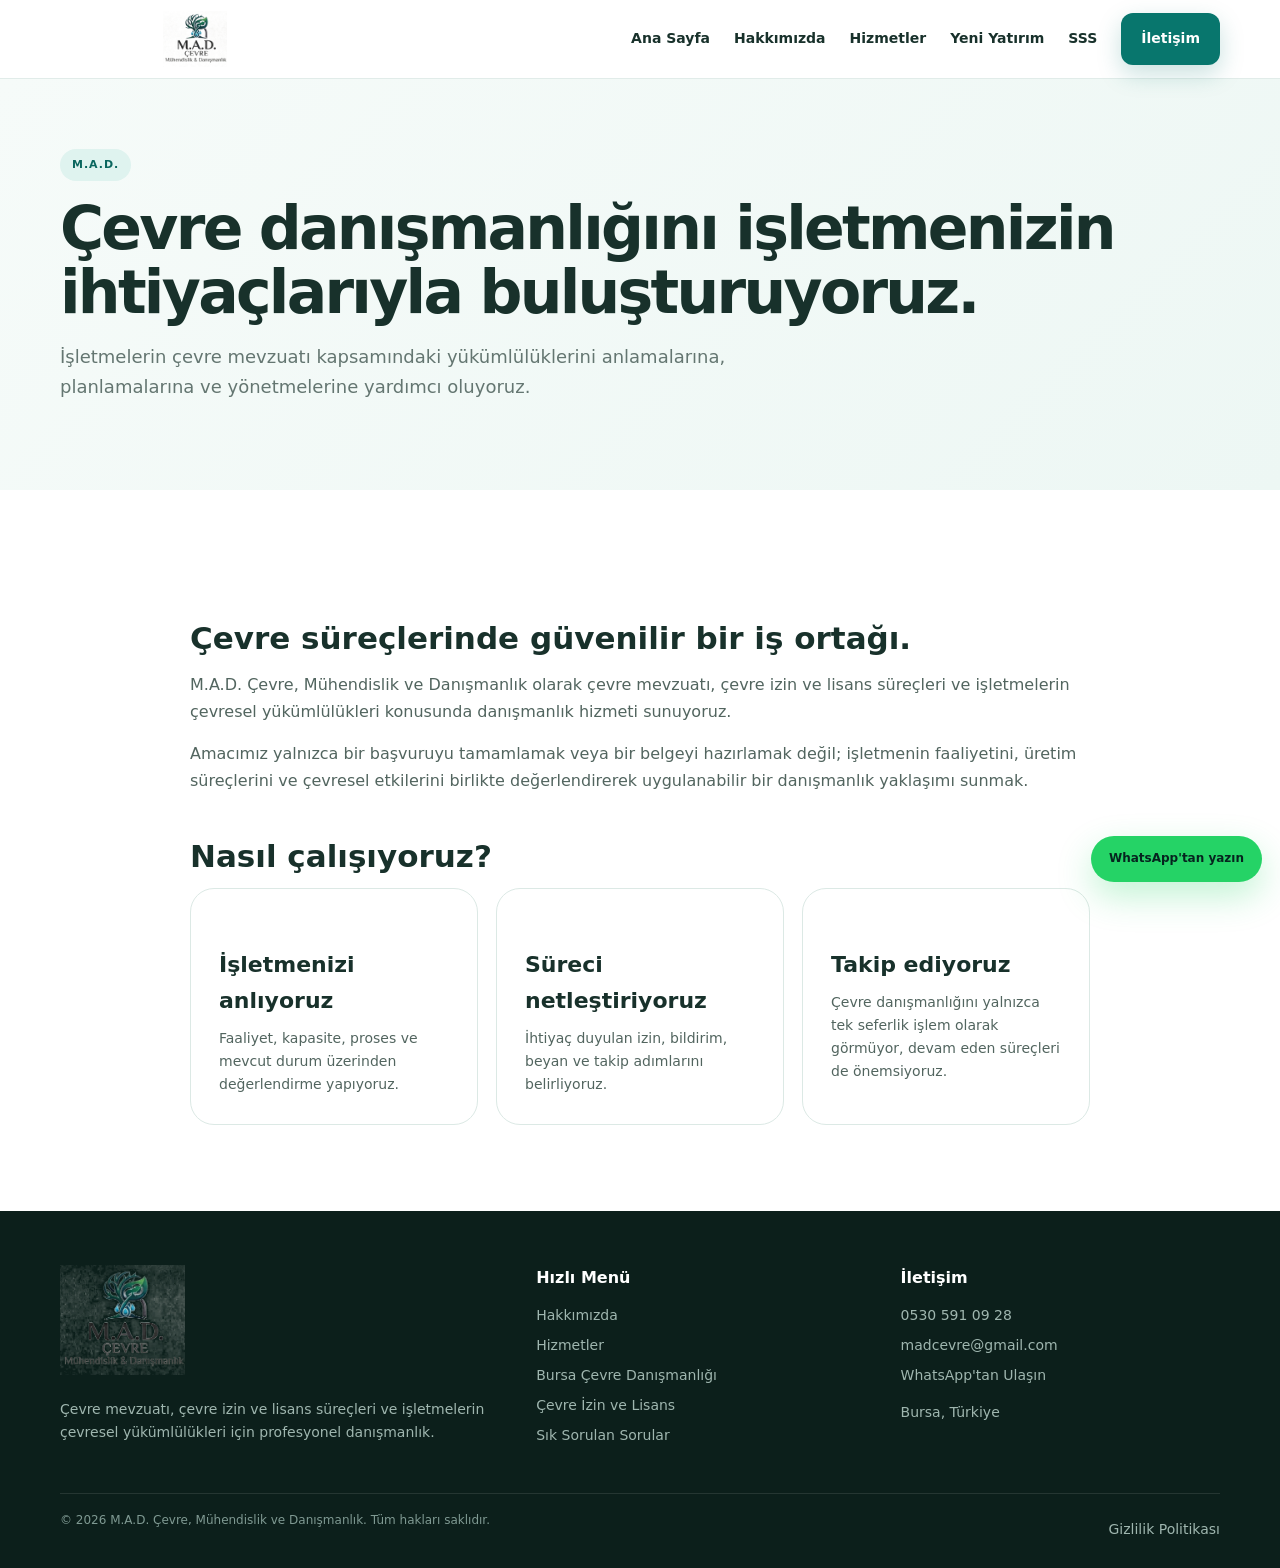
<file: hakkimizda.html>
<!doctype html><html lang="tr"><head><meta charset="utf-8"><meta name="viewport" content="width=device-width, initial-scale=1">
<title>Hakkımızda | M.A.D. Çevre, Mühendislik ve Danışmanlık</title><meta name="description" content="M.A.D. Çevre, Mühendislik ve Danışmanlık hakkında bilgi."><meta name="theme-color" content="#08766d"><link rel="canonical" href="https://furkandemir1903.github.io/madcevre.github.io/hakkimizda.html"><link rel="icon" href="assets/favicon.png" type="image/svg+xml"><link rel="stylesheet" href="css/style.css"></head><body><header><div class="wrap nav">
<a class="brand" href="index.html"><img src="assets/logo.png" alt="M.A.D. Çevre, Mühendislik ve Danışmanlık"></a>
<button class="hamb" aria-label="Menüyü aç">☰</button>
<nav class="links"><a href="index.html">Ana Sayfa</a><a href="hakkimizda.html">Hakkımızda</a><a href="hizmetler.html">Hizmetler</a><a href="yeni-yatirim.html">Yeni Yatırım</a><a href="sss.html">SSS</a><a class="btn primary" href="iletisim.html">İletişim</a></nav>
</div></header><main><section class="pagehero"><div class="wrap"><span class="eyebrow">M.A.D.</span><h1>Çevre danışmanlığını işletmenizin ihtiyaçlarıyla buluşturuyoruz.</h1><p>İşletmelerin çevre mevzuatı kapsamındaki yükümlülüklerini anlamalarına, planlamalarına ve yönetmelerine yardımcı oluyoruz.</p></div></section><section><div class="wrap content"><h2>Çevre süreçlerinde güvenilir bir iş ortağı.</h2><p>M.A.D. Çevre, Mühendislik ve Danışmanlık olarak çevre mevzuatı, çevre izin ve lisans süreçleri ve işletmelerin çevresel yükümlülükleri konusunda danışmanlık hizmeti sunuyoruz.</p><p>Amacımız yalnızca bir başvuruyu tamamlamak veya bir belgeyi hazırlamak değil; işletmenin faaliyetini, üretim süreçlerini ve çevresel etkilerini birlikte değerlendirerek uygulanabilir bir danışmanlık yaklaşımı sunmak.</p><h2>Nasıl çalışıyoruz?</h2><div class="cards"><div class="card"><h3>İşletmenizi anlıyoruz</h3><p>Faaliyet, kapasite, proses ve mevcut durum üzerinden değerlendirme yapıyoruz.</p></div><div class="card"><h3>Süreci netleştiriyoruz</h3><p>İhtiyaç duyulan izin, bildirim, beyan ve takip adımlarını belirliyoruz.</p></div><div class="card"><h3>Takip ediyoruz</h3><p>Çevre danışmanlığını yalnızca tek seferlik işlem olarak görmüyor, devam eden süreçleri de önemsiyoruz.</p></div></div></div></section></main><footer><div class="wrap foot"><div class="footgrid">
<div><img class="footlogo" src="assets/logo.png" alt="M.A.D. Çevre, Mühendislik ve Danışmanlık"><p>Çevre mevzuatı, çevre izin ve lisans süreçleri ve işletmelerin çevresel yükümlülükleri için profesyonel danışmanlık.</p></div>
<div><h4>Hızlı Menü</h4><a href="hakkimizda.html">Hakkımızda</a><a href="hizmetler.html">Hizmetler</a><a href="bursa-cevre-danismanlik.html">Bursa Çevre Danışmanlığı</a><a href="cevre-izin-ve-lisans.html">Çevre İzin ve Lisans</a><a href="sss.html">Sık Sorulan Sorular</a></div>
<div><h4>İletişim</h4><a href="tel:+905305910928">0530 591 09 28</a><a href="mailto:madcevre@gmail.com">madcevre@gmail.com</a><a href="https://wa.me/905305910928" target="_blank" rel="noopener">WhatsApp'tan Ulaşın</a><p>Bursa, Türkiye</p></div>
</div><div class="bottom"><span>© 2026 M.A.D. Çevre, Mühendislik ve Danışmanlık. Tüm hakları saklıdır.</span><span><a href="gizlilik.html">Gizlilik Politikası</a></span></div></div></footer><script src="js/script.js"></script><a class="wa-float" href="https://wa.me/905305910928?text=Merhaba%2C%20M.A.D.%20%C3%87evre%20hakk%C4%B1nda%20bilgi%20almak%20istiyorum." target="_blank" rel="noopener">WhatsApp'tan yazın</a></body></html>
</file>
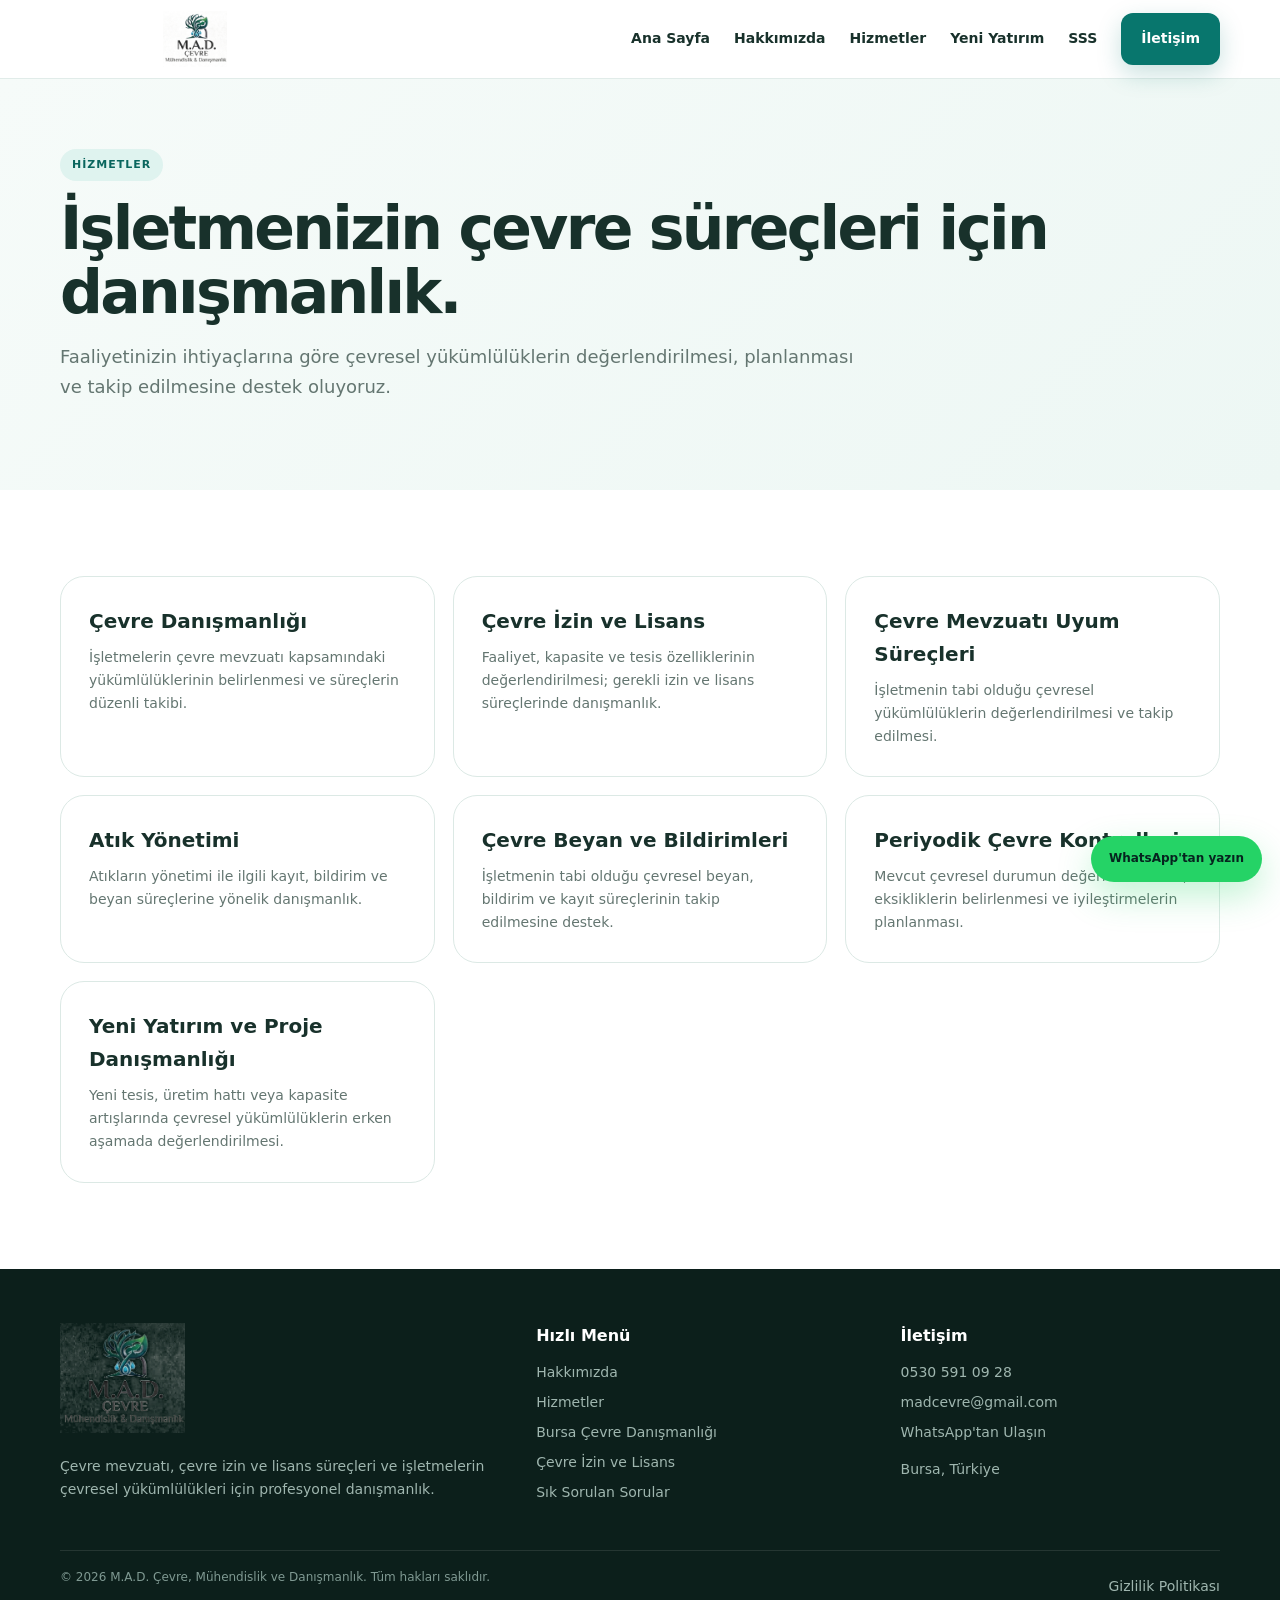
<file: hizmetler.html>
<!doctype html><html lang="tr"><head><meta charset="utf-8"><meta name="viewport" content="width=device-width, initial-scale=1">
<title>Hizmetler | M.A.D. Çevre, Mühendislik ve Danışmanlık</title><meta name="description" content="Çevre danışmanlığı, çevre izin ve lisans, atık yönetimi, beyan ve mevzuat uyum hizmetleri."><meta name="theme-color" content="#08766d"><link rel="canonical" href="https://furkandemir1903.github.io/madcevre.github.io/hizmetler.html"><link rel="icon" href="assets/favicon.png" type="image/svg+xml"><link rel="stylesheet" href="css/style.css"></head><body><header><div class="wrap nav">
<a class="brand" href="index.html"><img src="assets/logo.png" alt="M.A.D. Çevre, Mühendislik ve Danışmanlık"></a>
<button class="hamb" aria-label="Menüyü aç">☰</button>
<nav class="links"><a href="index.html">Ana Sayfa</a><a href="hakkimizda.html">Hakkımızda</a><a href="hizmetler.html">Hizmetler</a><a href="yeni-yatirim.html">Yeni Yatırım</a><a href="sss.html">SSS</a><a class="btn primary" href="iletisim.html">İletişim</a></nav>
</div></header><main><section class="pagehero"><div class="wrap"><span class="eyebrow">Hizmetler</span><h1>İşletmenizin çevre süreçleri için danışmanlık.</h1><p>Faaliyetinizin ihtiyaçlarına göre çevresel yükümlülüklerin değerlendirilmesi, planlanması ve takip edilmesine destek oluyoruz.</p></div></section><section><div class="wrap cards">
<div class="card"><h3>Çevre Danışmanlığı</h3><p>İşletmelerin çevre mevzuatı kapsamındaki yükümlülüklerinin belirlenmesi ve süreçlerin düzenli takibi.</p></div>
<div class="card"><h3>Çevre İzin ve Lisans</h3><p>Faaliyet, kapasite ve tesis özelliklerinin değerlendirilmesi; gerekli izin ve lisans süreçlerinde danışmanlık.</p></div>
<div class="card"><h3>Çevre Mevzuatı Uyum Süreçleri</h3><p>İşletmenin tabi olduğu çevresel yükümlülüklerin değerlendirilmesi ve takip edilmesi.</p></div>
<div class="card"><h3>Atık Yönetimi</h3><p>Atıkların yönetimi ile ilgili kayıt, bildirim ve beyan süreçlerine yönelik danışmanlık.</p></div>
<div class="card"><h3>Çevre Beyan ve Bildirimleri</h3><p>İşletmenin tabi olduğu çevresel beyan, bildirim ve kayıt süreçlerinin takip edilmesine destek.</p></div>
<div class="card"><h3>Periyodik Çevre Kontrolleri</h3><p>Mevcut çevresel durumun değerlendirilmesi, eksikliklerin belirlenmesi ve iyileştirmelerin planlanması.</p></div>
<div class="card"><h3>Yeni Yatırım ve Proje Danışmanlığı</h3><p>Yeni tesis, üretim hattı veya kapasite artışlarında çevresel yükümlülüklerin erken aşamada değerlendirilmesi.</p></div>
</div></section></main><footer><div class="wrap foot"><div class="footgrid">
<div><img class="footlogo" src="assets/logo.png" alt="M.A.D. Çevre, Mühendislik ve Danışmanlık"><p>Çevre mevzuatı, çevre izin ve lisans süreçleri ve işletmelerin çevresel yükümlülükleri için profesyonel danışmanlık.</p></div>
<div><h4>Hızlı Menü</h4><a href="hakkimizda.html">Hakkımızda</a><a href="hizmetler.html">Hizmetler</a><a href="bursa-cevre-danismanlik.html">Bursa Çevre Danışmanlığı</a><a href="cevre-izin-ve-lisans.html">Çevre İzin ve Lisans</a><a href="sss.html">Sık Sorulan Sorular</a></div>
<div><h4>İletişim</h4><a href="tel:+905305910928">0530 591 09 28</a><a href="mailto:madcevre@gmail.com">madcevre@gmail.com</a><a href="https://wa.me/905305910928" target="_blank" rel="noopener">WhatsApp'tan Ulaşın</a><p>Bursa, Türkiye</p></div>
</div><div class="bottom"><span>© 2026 M.A.D. Çevre, Mühendislik ve Danışmanlık. Tüm hakları saklıdır.</span><span><a href="gizlilik.html">Gizlilik Politikası</a></span></div></div></footer><script src="js/script.js"></script><a class="wa-float" href="https://wa.me/905305910928?text=Merhaba%2C%20M.A.D.%20%C3%87evre%20hakk%C4%B1nda%20bilgi%20almak%20istiyorum." target="_blank" rel="noopener">WhatsApp'tan yazın</a></body></html>
</file>
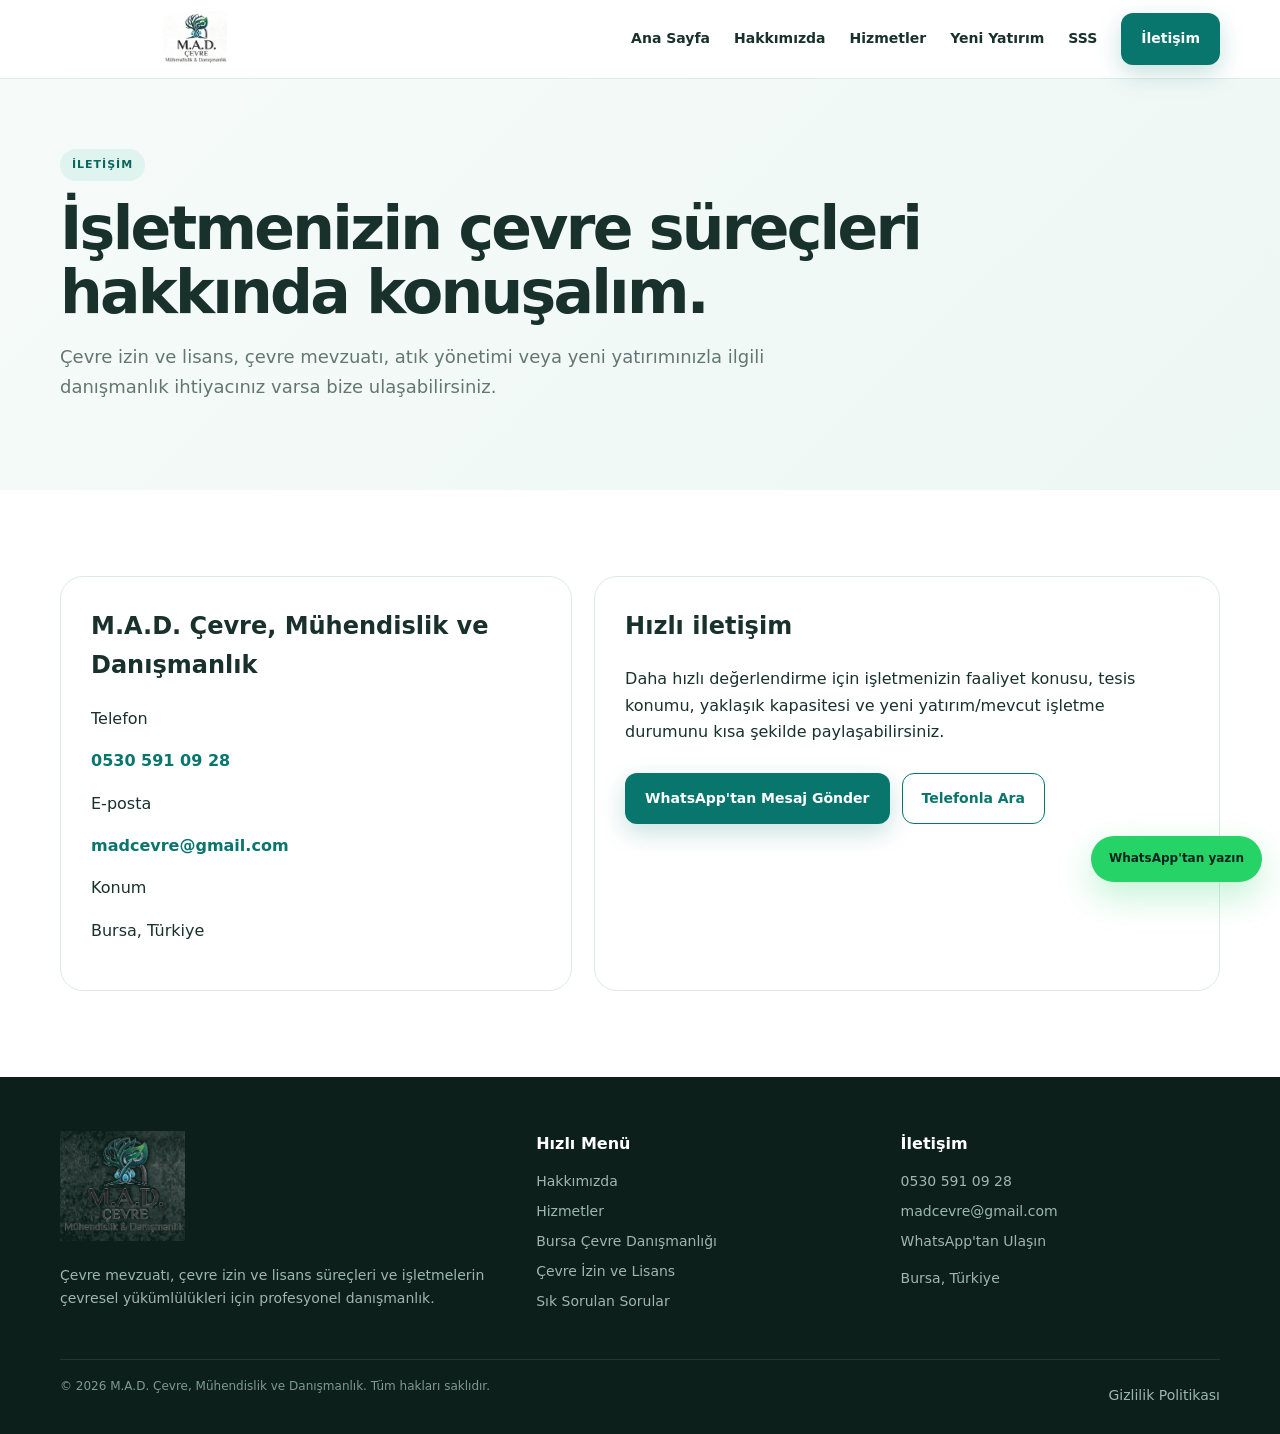
<file: iletisim.html>
<!doctype html><html lang="tr"><head><meta charset="utf-8"><meta name="viewport" content="width=device-width, initial-scale=1">
<title>İletişim | M.A.D. Çevre, Mühendislik ve Danışmanlık</title><meta name="description" content="M.A.D. Çevre, Mühendislik ve Danışmanlık iletişim bilgileri."><meta name="theme-color" content="#08766d"><link rel="canonical" href="https://furkandemir1903.github.io/madcevre.github.io/iletisim.html"><link rel="icon" href="assets/favicon.png" type="image/svg+xml"><link rel="stylesheet" href="css/style.css"></head><body><header><div class="wrap nav">
<a class="brand" href="index.html"><img src="assets/logo.png" alt="M.A.D. Çevre, Mühendislik ve Danışmanlık"></a>
<button class="hamb" aria-label="Menüyü aç">☰</button>
<nav class="links"><a href="index.html">Ana Sayfa</a><a href="hakkimizda.html">Hakkımızda</a><a href="hizmetler.html">Hizmetler</a><a href="yeni-yatirim.html">Yeni Yatırım</a><a href="sss.html">SSS</a><a class="btn primary" href="iletisim.html">İletişim</a></nav>
</div></header><main><section class="pagehero"><div class="wrap"><span class="eyebrow">İletişim</span><h1>İşletmenizin çevre süreçleri hakkında konuşalım.</h1><p>Çevre izin ve lisans, çevre mevzuatı, atık yönetimi veya yeni yatırımınızla ilgili danışmanlık ihtiyacınız varsa bize ulaşabilirsiniz.</p></div></section><section><div class="wrap contact"><div class="contact-card"><h2>M.A.D. Çevre, Mühendislik ve Danışmanlık</h2><p>Telefon</p><a href="tel:+905305910928">0530 591 09 28</a><p>E-posta</p><a href="mailto:madcevre@gmail.com">madcevre@gmail.com</a><p>Konum</p><p>Bursa, Türkiye</p></div><div class="contact-card"><h2>Hızlı iletişim</h2><p>Daha hızlı değerlendirme için işletmenizin faaliyet konusu, tesis konumu, yaklaşık kapasitesi ve yeni yatırım/mevcut işletme durumunu kısa şekilde paylaşabilirsiniz.</p><div class="actions"><a class="btn primary" href="https://wa.me/905305910928" target="_blank" rel="noopener">WhatsApp'tan Mesaj Gönder</a><a class="btn outline" href="tel:+905305910928">Telefonla Ara</a></div></div></div></section></main><footer><div class="wrap foot"><div class="footgrid">
<div><img class="footlogo" src="assets/logo.png" alt="M.A.D. Çevre, Mühendislik ve Danışmanlık"><p>Çevre mevzuatı, çevre izin ve lisans süreçleri ve işletmelerin çevresel yükümlülükleri için profesyonel danışmanlık.</p></div>
<div><h4>Hızlı Menü</h4><a href="hakkimizda.html">Hakkımızda</a><a href="hizmetler.html">Hizmetler</a><a href="bursa-cevre-danismanlik.html">Bursa Çevre Danışmanlığı</a><a href="cevre-izin-ve-lisans.html">Çevre İzin ve Lisans</a><a href="sss.html">Sık Sorulan Sorular</a></div>
<div><h4>İletişim</h4><a href="tel:+905305910928">0530 591 09 28</a><a href="mailto:madcevre@gmail.com">madcevre@gmail.com</a><a href="https://wa.me/905305910928" target="_blank" rel="noopener">WhatsApp'tan Ulaşın</a><p>Bursa, Türkiye</p></div>
</div><div class="bottom"><span>© 2026 M.A.D. Çevre, Mühendislik ve Danışmanlık. Tüm hakları saklıdır.</span><span><a href="gizlilik.html">Gizlilik Politikası</a></span></div></div></footer><script src="js/script.js"></script><a class="wa-float" href="https://wa.me/905305910928?text=Merhaba%2C%20M.A.D.%20%C3%87evre%20hakk%C4%B1nda%20bilgi%20almak%20istiyorum." target="_blank" rel="noopener">WhatsApp'tan yazın</a></body></html>
</file>
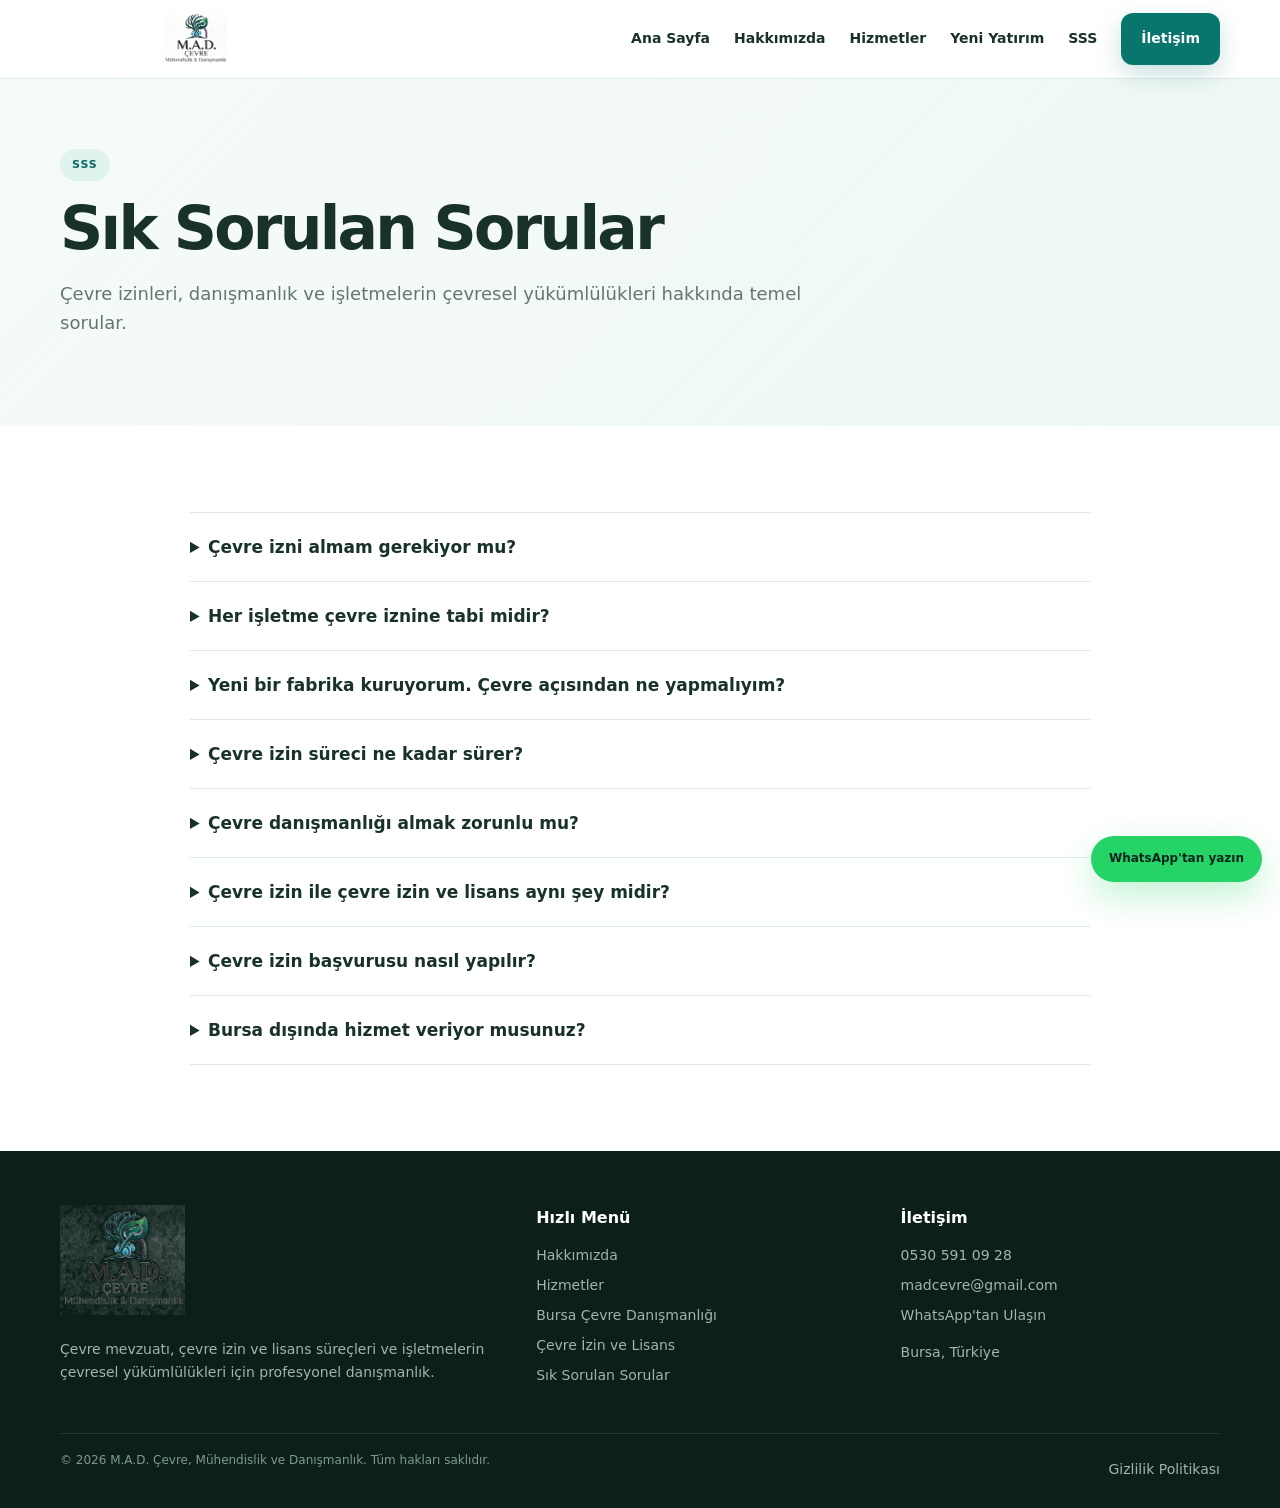
<file: sss.html>
<!doctype html><html lang="tr"><head><meta charset="utf-8"><meta name="viewport" content="width=device-width, initial-scale=1">
<title>Sık Sorulan Sorular | M.A.D. Çevre</title><meta name="description" content="Çevre izni, çevre danışmanlığı, yeni fabrika ve çevre mevzuatı hakkında sık sorulan sorular."><meta name="theme-color" content="#08766d"><link rel="canonical" href="https://furkandemir1903.github.io/madcevre.github.io/sss.html"><link rel="icon" href="assets/favicon.png" type="image/svg+xml"><link rel="stylesheet" href="css/style.css"></head><body><header><div class="wrap nav">
<a class="brand" href="index.html"><img src="assets/logo.png" alt="M.A.D. Çevre, Mühendislik ve Danışmanlık"></a>
<button class="hamb" aria-label="Menüyü aç">☰</button>
<nav class="links"><a href="index.html">Ana Sayfa</a><a href="hakkimizda.html">Hakkımızda</a><a href="hizmetler.html">Hizmetler</a><a href="yeni-yatirim.html">Yeni Yatırım</a><a href="sss.html">SSS</a><a class="btn primary" href="iletisim.html">İletişim</a></nav>
</div></header><main><section class="pagehero"><div class="wrap"><span class="eyebrow">SSS</span><h1>Sık Sorulan Sorular</h1><p>Çevre izinleri, danışmanlık ve işletmelerin çevresel yükümlülükleri hakkında temel sorular.</p></div></section><section><div class="wrap content faq">
<details><summary>Çevre izni almam gerekiyor mu?</summary><p>Çevre izin ve lisans kapsamındaki yükümlülükler işletmenin faaliyet konusu, kapasitesi ve ilgili mevzuattaki sınıflandırmasına göre değerlendirilir.</p></details>
<details><summary>Her işletme çevre iznine tabi midir?</summary><p>Hayır. İlgili mevzuattaki faaliyet ve tesis listeleri ile koşullar dikkate alınarak değerlendirme yapılır.</p></details>
<details><summary>Yeni bir fabrika kuruyorum. Çevre açısından ne yapmalıyım?</summary><p>Faaliyet konusu, kapasite ve tesis özelliklerine göre çevresel yükümlülüklerin yatırımın erken aşamasında değerlendirilmesi önerilir.</p></details>
<details><summary>Çevre izin süreci ne kadar sürer?</summary><p>Süreç işletmenin faaliyet konusu, gerekli bilgi ve belgeler ve diğer teknik/idari gerekliliklere göre değişebilir.</p></details>
<details><summary>Çevre danışmanlığı almak zorunlu mu?</summary><p>Bu durum işletmenin faaliyetinin tabi olduğu mevzuat ve yükümlülüklere göre değerlendirilmelidir.</p></details>
<details><summary>Çevre izin ile çevre izin ve lisans aynı şey midir?</summary><p>Hayır. İşletmenin faaliyetlerine göre çevre izni veya çevre izin ve lisans kapsamında farklı süreçler söz konusu olabilir.</p></details>
<details><summary>Çevre izin başvurusu nasıl yapılır?</summary><p>Başvuru süreci işletmenin tabi olduğu mevzuata göre yürütülür ve elektronik sistem üzerinden gerçekleştirilen işlemleri içerebilir.</p></details>
<details><summary>Bursa dışında hizmet veriyor musunuz?</summary><p>M.A.D. Çevre Bursa merkezlidir. Hizmet kapsamı ve çalışma şekli işletmenin ihtiyacına göre ayrıca değerlendirilir.</p></details>
</div></section></main><footer><div class="wrap foot"><div class="footgrid">
<div><img class="footlogo" src="assets/logo.png" alt="M.A.D. Çevre, Mühendislik ve Danışmanlık"><p>Çevre mevzuatı, çevre izin ve lisans süreçleri ve işletmelerin çevresel yükümlülükleri için profesyonel danışmanlık.</p></div>
<div><h4>Hızlı Menü</h4><a href="hakkimizda.html">Hakkımızda</a><a href="hizmetler.html">Hizmetler</a><a href="bursa-cevre-danismanlik.html">Bursa Çevre Danışmanlığı</a><a href="cevre-izin-ve-lisans.html">Çevre İzin ve Lisans</a><a href="sss.html">Sık Sorulan Sorular</a></div>
<div><h4>İletişim</h4><a href="tel:+905305910928">0530 591 09 28</a><a href="mailto:madcevre@gmail.com">madcevre@gmail.com</a><a href="https://wa.me/905305910928" target="_blank" rel="noopener">WhatsApp'tan Ulaşın</a><p>Bursa, Türkiye</p></div>
</div><div class="bottom"><span>© 2026 M.A.D. Çevre, Mühendislik ve Danışmanlık. Tüm hakları saklıdır.</span><span><a href="gizlilik.html">Gizlilik Politikası</a></span></div></div></footer><script src="js/script.js"></script><a class="wa-float" href="https://wa.me/905305910928?text=Merhaba%2C%20M.A.D.%20%C3%87evre%20hakk%C4%B1nda%20bilgi%20almak%20istiyorum." target="_blank" rel="noopener">WhatsApp'tan yazın</a></body></html>
</file>
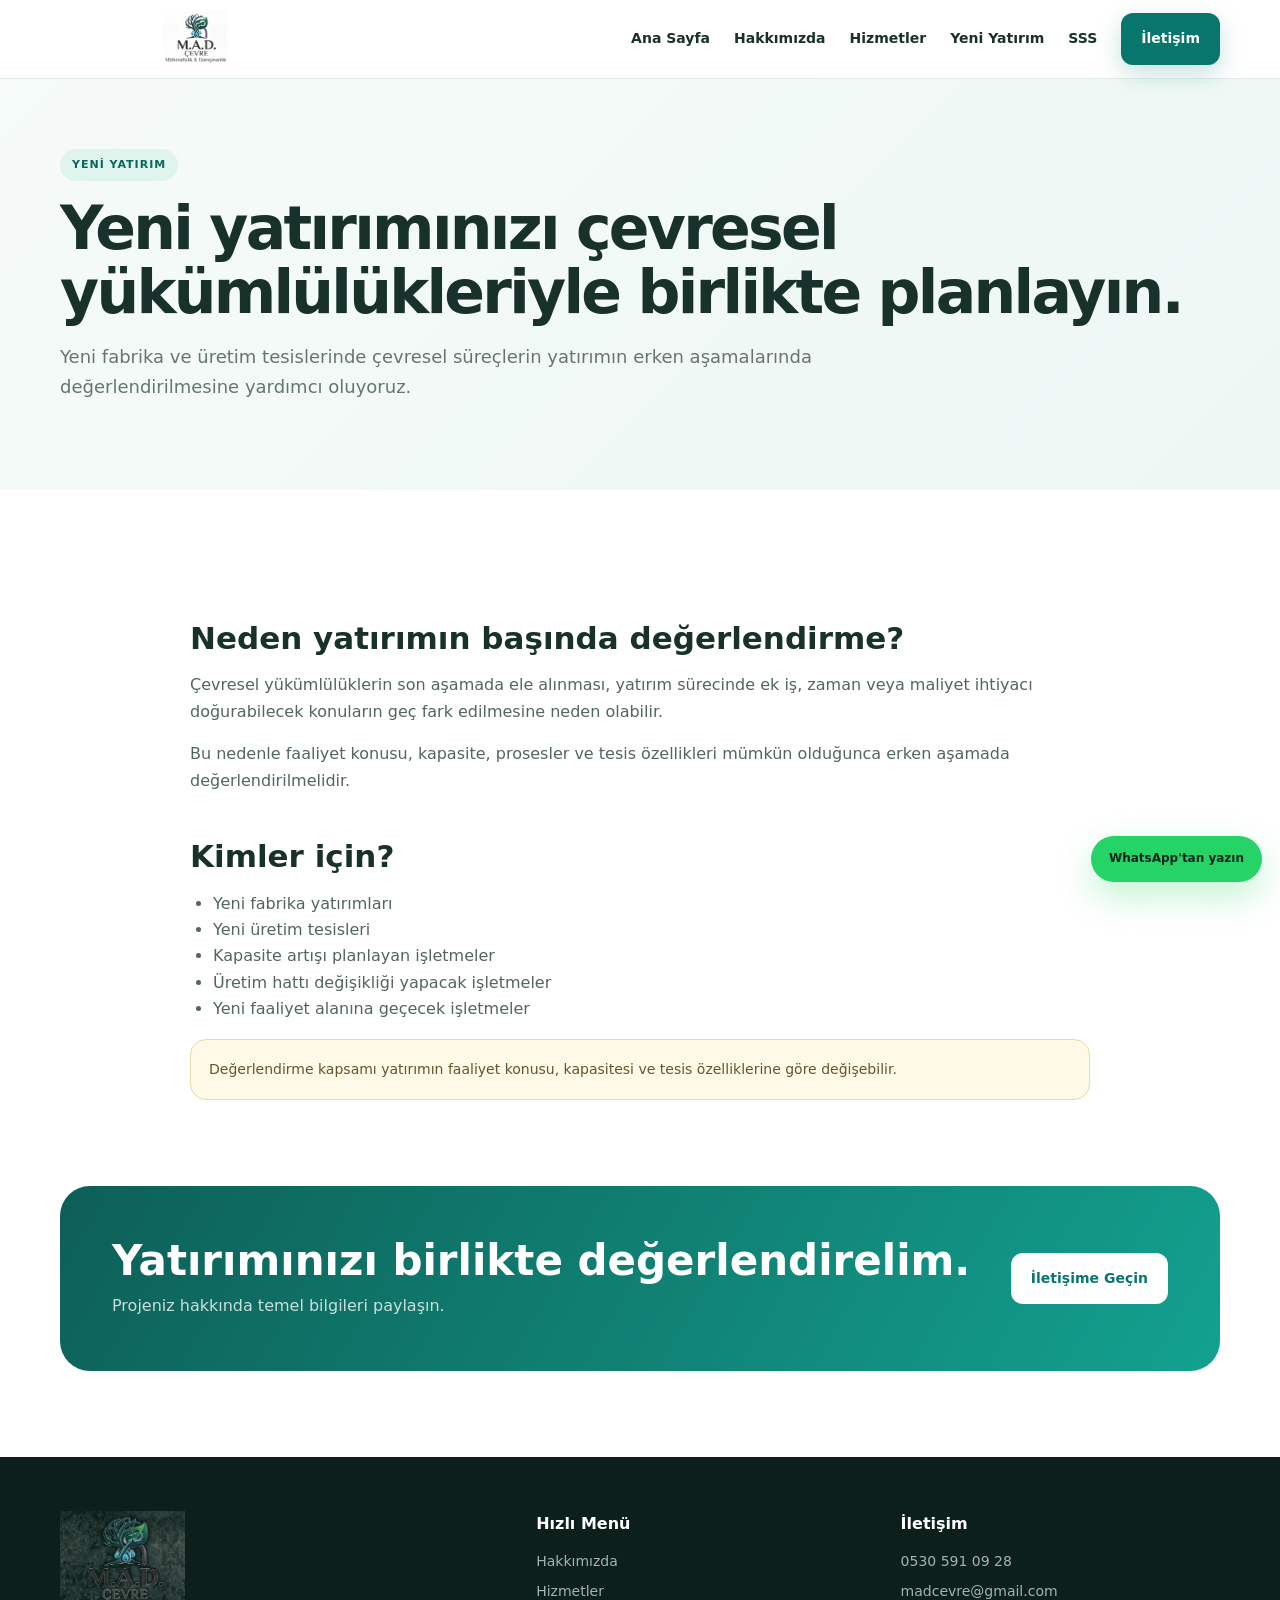
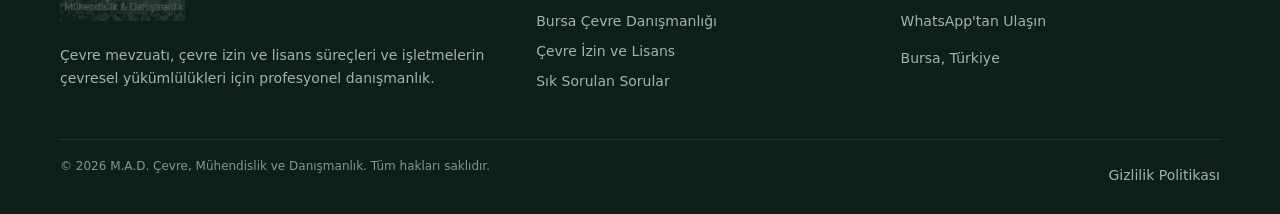
<file: yeni-yatirim.html>
<!doctype html><html lang="tr"><head><meta charset="utf-8"><meta name="viewport" content="width=device-width, initial-scale=1">
<title>Yeni Yatırım İçin Çevre Danışmanlığı | M.A.D.</title><meta name="description" content="Yeni fabrika ve üretim tesislerinde çevresel yükümlülüklerin erken aşamada değerlendirilmesine yönelik danışmanlık."><meta name="theme-color" content="#08766d"><link rel="canonical" href="https://furkandemir1903.github.io/madcevre.github.io/yeni-yatirim.html"><link rel="icon" href="assets/favicon.png" type="image/svg+xml"><link rel="stylesheet" href="css/style.css"></head><body><header><div class="wrap nav">
<a class="brand" href="index.html"><img src="assets/logo.png" alt="M.A.D. Çevre, Mühendislik ve Danışmanlık"></a>
<button class="hamb" aria-label="Menüyü aç">☰</button>
<nav class="links"><a href="index.html">Ana Sayfa</a><a href="hakkimizda.html">Hakkımızda</a><a href="hizmetler.html">Hizmetler</a><a href="yeni-yatirim.html">Yeni Yatırım</a><a href="sss.html">SSS</a><a class="btn primary" href="iletisim.html">İletişim</a></nav>
</div></header><main><section class="pagehero"><div class="wrap"><span class="eyebrow">Yeni Yatırım</span><h1>Yeni yatırımınızı çevresel yükümlülükleriyle birlikte planlayın.</h1><p>Yeni fabrika ve üretim tesislerinde çevresel süreçlerin yatırımın erken aşamalarında değerlendirilmesine yardımcı oluyoruz.</p></div></section><section><div class="wrap content"><h2>Neden yatırımın başında değerlendirme?</h2><p>Çevresel yükümlülüklerin son aşamada ele alınması, yatırım sürecinde ek iş, zaman veya maliyet ihtiyacı doğurabilecek konuların geç fark edilmesine neden olabilir.</p><p>Bu nedenle faaliyet konusu, kapasite, prosesler ve tesis özellikleri mümkün olduğunca erken aşamada değerlendirilmelidir.</p><h2>Kimler için?</h2><ul><li>Yeni fabrika yatırımları</li><li>Yeni üretim tesisleri</li><li>Kapasite artışı planlayan işletmeler</li><li>Üretim hattı değişikliği yapacak işletmeler</li><li>Yeni faaliyet alanına geçecek işletmeler</li></ul><div class="notice">Değerlendirme kapsamı yatırımın faaliyet konusu, kapasitesi ve tesis özelliklerine göre değişebilir.</div></div></section><section class="cta"><div class="wrap"><div class="cta-box"><div><h2>Yatırımınızı birlikte değerlendirelim.</h2><p>Projeniz hakkında temel bilgileri paylaşın.</p></div><a class="btn whitebtn" href="iletisim.html">İletişime Geçin</a></div></div></section></main><footer><div class="wrap foot"><div class="footgrid">
<div><img class="footlogo" src="assets/logo.png" alt="M.A.D. Çevre, Mühendislik ve Danışmanlık"><p>Çevre mevzuatı, çevre izin ve lisans süreçleri ve işletmelerin çevresel yükümlülükleri için profesyonel danışmanlık.</p></div>
<div><h4>Hızlı Menü</h4><a href="hakkimizda.html">Hakkımızda</a><a href="hizmetler.html">Hizmetler</a><a href="bursa-cevre-danismanlik.html">Bursa Çevre Danışmanlığı</a><a href="cevre-izin-ve-lisans.html">Çevre İzin ve Lisans</a><a href="sss.html">Sık Sorulan Sorular</a></div>
<div><h4>İletişim</h4><a href="tel:+905305910928">0530 591 09 28</a><a href="mailto:madcevre@gmail.com">madcevre@gmail.com</a><a href="https://wa.me/905305910928" target="_blank" rel="noopener">WhatsApp'tan Ulaşın</a><p>Bursa, Türkiye</p></div>
</div><div class="bottom"><span>© 2026 M.A.D. Çevre, Mühendislik ve Danışmanlık. Tüm hakları saklıdır.</span><span><a href="gizlilik.html">Gizlilik Politikası</a></span></div></div></footer><script src="js/script.js"></script><a class="wa-float" href="https://wa.me/905305910928?text=Merhaba%2C%20M.A.D.%20%C3%87evre%20hakk%C4%B1nda%20bilgi%20almak%20istiyorum." target="_blank" rel="noopener">WhatsApp'tan yazın</a></body></html>
</file>
<file: css/style.css>
:root{--g:#08766d;--g2:#15a394;--dark:#10241f;--text:#18312b;--muted:#647671;--bg:#f4f9f7;--line:#dce9e5;--white:#fff;--shadow:0 18px 55px rgba(12,52,45,.10);--r:24px}
*{box-sizing:border-box}html{scroll-behavior:smooth}body{margin:0;font-family:Inter,ui-sans-serif,system-ui,-apple-system,BlinkMacSystemFont,"Segoe UI",Arial,sans-serif;color:var(--text);line-height:1.65;background:#fff}a{text-decoration:none;color:inherit}.wrap{width:min(1160px,92%);margin:auto}
header{position:sticky;top:0;z-index:100;background:rgba(255,255,255,.94);backdrop-filter:blur(15px);border-bottom:1px solid rgba(220,233,229,.85)}.nav{height:78px;display:flex;align-items:center;justify-content:space-between;gap:24px}.brand img{width:270px;max-height:56px;object-fit:contain;display:block}.links{display:flex;align-items:center;gap:24px;font-size:14px;font-weight:700}.links a:hover{color:var(--g)}.hamb{display:none;border:0;background:none;font-size:27px}
.btn{display:inline-flex;align-items:center;justify-content:center;gap:8px;padding:13px 19px;border-radius:12px;font-weight:800;font-size:14px;border:1px solid transparent;transition:.2s}.btn:hover{transform:translateY(-2px)}.primary{background:var(--g);color:#fff;box-shadow:0 9px 24px rgba(8,118,109,.22)}.outline{border-color:var(--g);color:var(--g)}.whitebtn{background:#fff;color:var(--g)}
.hero{padding:96px 0 86px;background:radial-gradient(circle at 83% 20%,rgba(21,163,148,.16),transparent 28%),linear-gradient(135deg,#f8fcfb,#edf7f4)}.hero-grid{display:grid;grid-template-columns:1.15fr .85fr;gap:70px;align-items:center}.eyebrow{display:inline-flex;padding:7px 12px;border-radius:999px;background:#dff3ef;color:#0a665e;font-size:11px;font-weight:850;letter-spacing:.09em;text-transform:uppercase}.hero h1{font-size:clamp(43px,5vw,69px);line-height:1.04;letter-spacing:-.05em;margin:20px 0 18px}.hero h1 em{font-style:normal;color:var(--g)}.lead{font-size:18px;color:var(--muted);max-width:700px}.actions{display:flex;gap:12px;flex-wrap:wrap;margin-top:28px}
.hero-panel{background:#fff;border:1px solid var(--line);border-radius:30px;padding:34px;box-shadow:var(--shadow);position:relative;overflow:hidden}.hero-panel:after{content:"";position:absolute;width:190px;height:190px;border-radius:50%;right:-70px;top:-70px;background:#dff4ef}.hero-panel>*{position:relative;z-index:1}.mark{font-size:66px;line-height:1;font-weight:900;color:var(--g);letter-spacing:-.06em}.hero-panel h3{font-size:25px;line-height:1.2;margin:14px 0 8px}.hero-panel p{color:var(--muted);font-size:14px}.quick{display:grid;grid-template-columns:1fr 1fr;gap:10px;margin-top:22px}.quick div{background:var(--bg);border-radius:14px;padding:13px;font-size:12px;font-weight:800}
section{padding:86px 0}.head{max-width:760px;margin-bottom:38px}.head .eyebrow{margin-bottom:12px}.head h2{font-size:clamp(31px,4vw,49px);line-height:1.08;letter-spacing:-.04em;margin:0 0 14px}.head p{font-size:17px;color:var(--muted)}.cards{display:grid;grid-template-columns:repeat(3,1fr);gap:18px}.card{border:1px solid var(--line);border-radius:var(--r);padding:28px;background:#fff;transition:.2s}.card:hover{transform:translateY(-4px);box-shadow:var(--shadow)}.num{width:44px;height:44px;display:grid;place-items:center;border-radius:13px;background:#e1f3ef;color:var(--g);font-weight:900;margin-bottom:18px}.card h3{margin:0 0 8px;font-size:20px}.card p{margin:0;color:var(--muted);font-size:14px}.card a{display:inline-block;margin-top:15px;color:var(--g);font-weight:800;font-size:13px}
.light{background:var(--bg)}.split{display:grid;grid-template-columns:.85fr 1.15fr;gap:70px;align-items:start}.checks{display:grid;gap:16px}.check{display:flex;gap:13px}.tick{width:28px;height:28px;border-radius:50%;background:#d9f1eb;color:var(--g);display:grid;place-items:center;font-weight:900;flex:none}.check b{display:block;margin-bottom:2px}.check span{color:var(--muted);font-size:14px}
.audience{display:grid;grid-template-columns:repeat(3,1fr);gap:18px}.aud{border-radius:25px;padding:30px;color:#fff;background:#102a24;min-height:265px}.aud:nth-child(2){background:#08766d}.aud:nth-child(3){background:#176055}.aud small{opacity:.65;font-weight:900}.aud h3{font-size:23px;line-height:1.2;margin:10px 0}.aud p{color:rgba(255,255,255,.78);font-size:14px}
.steps{display:grid;grid-template-columns:repeat(4,1fr);gap:15px}.step{padding:24px;border-top:2px solid var(--g);background:#fbfdfc}.step b{color:var(--g);font-size:11px;letter-spacing:.1em}.step h3{margin:10px 0 7px}.step p{color:var(--muted);font-size:14px;margin:0}
.cta{padding:0 0 86px}.cta-box{border-radius:30px;background:linear-gradient(120deg,#0d5f57,#13a18f);padding:52px;color:#fff;display:flex;align-items:center;justify-content:space-between;gap:30px}.cta-box h2{font-size:clamp(30px,4vw,42px);line-height:1.08;margin:0 0 10px}.cta-box p{margin:0;color:rgba(255,255,255,.78)}
.pagehero{padding:70px 0;background:linear-gradient(135deg,#f6fbf9,#edf7f4)}.pagehero h1{font-size:clamp(39px,5vw,60px);line-height:1.06;letter-spacing:-.045em;margin:16px 0}.pagehero p{max-width:800px;font-size:18px;color:var(--muted)}.content{max-width:900px}.content h2{font-size:31px;line-height:1.15;margin:45px 0 13px}.content h3{font-size:22px;margin-top:30px}.content p,.content li{color:#52655f}.content ul{padding-left:23px}.notice{padding:18px;border:1px solid #eadba9;background:#fff9e8;color:#66542b;border-radius:16px;font-size:14px}.faq{border-top:1px solid var(--line)}details{border-bottom:1px solid var(--line);padding:20px 0}summary{cursor:pointer;font-weight:800;font-size:17px}details p{color:var(--muted);max-width:820px}
.contact{display:grid;grid-template-columns:.9fr 1.1fr;gap:22px}.contact-card{border:1px solid var(--line);border-radius:23px;padding:30px}.contact-card h2{margin-top:0}.contact-card a:not(.btn){color:var(--g);font-weight:800}
footer{background:#0c1f1b;color:#d9e8e3;padding:54px 0 20px}.footgrid{display:grid;grid-template-columns:1.35fr 1fr 1fr;gap:45px}.footlogo{width:260px;filter:brightness(0) invert(1);opacity:.96}.foot p,.foot a{color:#9fb6af;font-size:14px}.foot h4{color:#fff;margin:0 0 12px}.foot a{display:block;margin:7px 0}.bottom{border-top:1px solid rgba(255,255,255,.1);margin-top:35px;padding-top:17px;display:flex;justify-content:space-between;color:#7f9992;font-size:12px}
@media(max-width:930px){.links{display:none;position:absolute;left:4%;right:4%;top:72px;padding:18px;background:#fff;border:1px solid var(--line);border-radius:16px;box-shadow:var(--shadow);flex-direction:column;align-items:flex-start}.links.open{display:flex}.hamb{display:block}.hero-grid,.split,.contact{grid-template-columns:1fr}.cards,.audience{grid-template-columns:1fr 1fr}.steps{grid-template-columns:1fr 1fr}.footgrid{grid-template-columns:1fr 1fr}}
@media(max-width:600px){.brand img{width:210px}.hero{padding:65px 0}.hero h1{font-size:43px}.cards,.audience,.steps{grid-template-columns:1fr}.cta-box{display:block;padding:35px 25px}.cta-box .btn{margin-top:22px}.bottom{display:block}.bottom span{display:block;margin-top:7px}section{padding:65px 0}}
/* V4 premium/conversion layer */
:root{--v4:#0a302c;--v4g:#39b89c;--v4soft:#eef8f5}
.reveal{opacity:0;transform:translateY(20px);transition:.7s ease}.reveal.is-visible{opacity:1;transform:none}
.hero-v4{position:relative;min-height:650px;display:flex;align-items:center;overflow:hidden;color:#fff;background:#082a26;border-radius:0 0 30px 30px}.hero-v4 .hero-bg{position:absolute;inset:0;background:url('../assets/images/hero-environment.svg') center/cover no-repeat;opacity:.8}.hero-v4:after{content:"";position:absolute;inset:0;background:linear-gradient(90deg,rgba(4,24,22,.96),rgba(4,24,22,.72) 50%,rgba(4,24,22,.18));}.hero-v4 .wrap{position:relative;z-index:2}.hero-v4 h1{font-size:clamp(44px,6vw,76px);line-height:1.02;letter-spacing:-.05em;max-width:780px;margin:18px 0}.hero-v4 h1 span{color:#75d9c1}.hero-v4 p{font-size:18px;line-height:1.75;max-width:700px;color:rgba(255,255,255,.82)}.v4-eyebrow{font-size:12px;letter-spacing:.13em;text-transform:uppercase;font-weight:900;color:#39b89c}.hero-actions{display:flex;gap:12px;flex-wrap:wrap;margin-top:28px}.btn-wa{background:#25d366!important;color:#06241f!important;border-color:#25d366!important}.btn-light{background:#fff;color:#08766d}.trust-strip{display:grid;grid-template-columns:repeat(3,1fr);gap:1px;background:#dce9e5;border-radius:20px;overflow:hidden;margin:-38px auto 0;position:relative;z-index:5;box-shadow:0 20px 55px rgba(12,52,45,.13)}.trust-item{background:#fff;padding:24px}.trust-item strong{display:block;margin-bottom:4px}.trust-item span{font-size:13px;color:#647671}.v4-grid{display:grid;grid-template-columns:1fr 1fr;gap:50px;align-items:center}.v4-visual{border-radius:28px;overflow:hidden;box-shadow:0 20px 55px rgba(12,52,45,.12)}.v4-visual img{display:block;width:100%}.service-card-v4{border:1px solid #dce9e5;border-radius:22px;padding:28px;background:#fff;transition:.25s}.service-card-v4:hover{transform:translateY(-5px);box-shadow:0 18px 45px rgba(12,52,45,.1)}.service-icon{width:50px;height:50px;border-radius:15px;background:#e1f3ef;color:#08766d;display:grid;place-items:center;font-size:23px;margin-bottom:15px}.conversion-box{border-radius:28px;background:linear-gradient(120deg,#0a302c,#116052);color:#fff;padding:48px;box-shadow:0 20px 55px rgba(12,52,45,.16)}.conversion-box p{color:rgba(255,255,255,.78);max-width:720px}.wa-float{position:fixed;right:18px;bottom:18px;z-index:9999;background:#25d366;color:#06241f;padding:13px 18px;border-radius:999px;font-weight:900;box-shadow:0 14px 35px rgba(37,211,102,.28)}.process-v4{display:grid;grid-template-columns:repeat(4,1fr);gap:15px}.process-v4 .step{border:1px solid #dce9e5;border-radius:18px;padding:23px;background:#fff}.process-v4 .num{color:#08766d;font-size:11px;font-weight:900;letter-spacing:.1em}.section-lead{font-size:17px;color:#647671;max-width:760px;line-height:1.8}.section-soft{background:#f4f9f7}
@media(max-width:900px){.v4-grid{grid-template-columns:1fr}.trust-strip{grid-template-columns:1fr;margin:-22px 4% 0}.process-v4{grid-template-columns:1fr 1fr}.hero-v4 .hero-bg{opacity:.48}}
@media(max-width:600px){.process-v4{grid-template-columns:1fr}.hero-v4{min-height:680px}.hero-v4 h1{font-size:44px}.hero-actions .btn{width:100%}.wa-float{right:12px;bottom:12px}}

/* V4.1 homepage — premium corporate layout */
.site-header{position:sticky;top:0;z-index:100;background:rgba(255,255,255,.96);backdrop-filter:blur(16px);border-bottom:1px solid #e4ece9}
.nav-v41{min-height:92px;display:flex;align-items:center;gap:22px}.brand-v41{display:flex;align-items:center;flex:none}.brand-v41 img{display:block;width:142px;height:auto;max-height:82px;object-fit:contain}.links-v41{display:flex;align-items:center;gap:19px;margin-left:auto;font-size:13px;font-weight:800;color:#16332d;white-space:nowrap}.links-v41 a{position:relative;padding:34px 0 31px}.links-v41 a:hover,.links-v41 a.active{color:#08766d}.links-v41 a.active:after{content:"";position:absolute;left:0;right:0;bottom:23px;height:3px;background:#0c9b87;border-radius:3px}.nav-contact{display:flex;align-items:center;gap:14px;font-size:10px;font-weight:800;color:#35534c;white-space:nowrap}.nav-contact a:hover{color:#08766d}.nav-wa{background:#0aa48f;color:#fff!important;border-radius:999px;padding:11px 17px;box-shadow:0 8px 22px rgba(10,164,143,.2)}
.hero-home{position:relative;min-height:575px;overflow:hidden;color:#fff}.hero-home-bg{position:absolute;inset:0;background:url('../assets/images/hero-environment.svg') center/cover no-repeat;transform:scale(1.02)}.hero-home-overlay{position:absolute;inset:0;background:linear-gradient(90deg,rgba(3,28,25,.94) 0%,rgba(3,28,25,.78) 45%,rgba(3,28,25,.18) 100%)}.hero-content-v41{position:relative;z-index:2;min-height:575px;display:flex;align-items:center;justify-content:space-between;gap:40px}.hero-copy-v41{max-width:720px;padding:65px 0}.hero-kicker,.section-kicker{font-size:11px;letter-spacing:.18em;font-weight:900;color:#49c2a8}.hero-kicker{color:#71d7c1}.hero-copy-v41 h1{font-family:Georgia,"Times New Roman",serif;font-size:clamp(48px,5.4vw,76px);line-height:.99;letter-spacing:-.045em;margin:18px 0 20px}.hero-copy-v41 h1 span{color:#fff}.hero-copy-v41 p{max-width:650px;font-size:16px;line-height:1.75;color:rgba(255,255,255,.86);margin:0}.hero-buttons-v41{display:flex;gap:14px;flex-wrap:wrap;margin-top:28px}.hero-buttons-v41 .btn{border-radius:999px;padding:14px 22px}.hero-wa{background:#18b69e!important;border-color:#18b69e!important;color:#fff!important}.hero-wa b,.hero-outline b{margin-left:10px}.hero-outline{border-color:rgba(255,255,255,.75)!important;color:#fff!important;background:rgba(255,255,255,.03)!important}.hero-outline:hover{background:#fff!important;color:#08766d!important}.hero-location{margin-top:27px;font-size:12px;font-weight:700;color:rgba(255,255,255,.84)}.hero-status-v41{width:175px;flex:none;background:rgba(17,51,45,.63);border:1px solid rgba(255,255,255,.36);border-radius:13px;padding:12px;backdrop-filter:blur(10px);box-shadow:0 18px 45px rgba(0,0,0,.18)}.hero-status-v41 div{display:flex;align-items:center;gap:12px;padding:14px 9px;border-bottom:1px solid rgba(255,255,255,.15)}.hero-status-v41 div:last-child{border-bottom:0}.hero-status-v41 span{font-size:23px;color:#73dcc2}.hero-status-v41 strong{font-size:12px;line-height:1.45}
.quick-services-v41{background:#fff;box-shadow:0 8px 35px rgba(12,52,45,.05);position:relative;z-index:4}.quick-grid-v41{display:grid;grid-template-columns:repeat(4,1fr)}.quick-grid-v41>a{display:flex;gap:14px;padding:26px 25px;border-right:1px solid #dfe9e6;min-height:145px}.quick-grid-v41>a:last-child{border-right:0}.quick-grid-v41>a:hover h3{color:#08766d}.qs-icon{font-size:30px;line-height:1;color:#08a48f;flex:none}.quick-grid-v41 h3{font-family:Georgia,"Times New Roman",serif;font-size:17px;margin:0 0 8px;color:#183a33}.quick-grid-v41 p{font-size:12px;line-height:1.65;color:#647671;margin:0}
.stage-section-v41{background:#eef8f6;padding:72px 0}.stage-grid-v41{display:grid;grid-template-columns:1fr 2fr;gap:48px;align-items:center}.stage-intro h2,.about-strip-v41 h2{font-family:Georgia,"Times New Roman",serif;font-size:clamp(33px,4vw,48px);line-height:1.08;letter-spacing:-.04em;margin:12px 0 15px;color:#12352e}.stage-intro p{font-size:15px;line-height:1.75;color:#5c706a;max-width:420px}.solid-v41{margin-top:18px;background:#079d88;color:#fff;border-radius:999px;padding:13px 20px}.stage-cards-v41{display:grid;grid-template-columns:repeat(3,1fr);gap:20px}.stage-card-v41{background:#fff;border-radius:8px;overflow:hidden;box-shadow:0 12px 32px rgba(12,52,45,.08);transition:.22s}.stage-card-v41:hover{transform:translateY(-4px);box-shadow:0 18px 38px rgba(12,52,45,.13)}.stage-image{height:88px;background-size:cover;background-position:center}.stage-img-1{background:linear-gradient(135deg,#78a9a0,#1e655b),url('../assets/images/industrial.svg') center/cover}.stage-img-2{background:linear-gradient(135deg,#467d73,#173e38),url('../assets/images/industrial.svg') center/cover}.stage-img-3{background:linear-gradient(135deg,#b7c9a7,#4d8a73),url('../assets/images/sustainability.svg') center/cover}.stage-card-body{display:flex;gap:10px;padding:16px}.stage-icon{width:31px;height:31px;display:grid;place-items:center;border-radius:50%;background:#079d88;color:#fff;flex:none;font-size:14px}.stage-card-body h3{font-family:Georgia,"Times New Roman",serif;font-size:14px;line-height:1.25;margin:1px 0 6px;color:#173d35}.stage-card-body p{font-size:11px;line-height:1.55;color:#647671;margin:0}.stage-card-body b{display:block;font-size:11px;color:#079d88;margin-top:10px}
.about-strip-v41{padding:75px 0;background:#fff}.about-strip-inner{display:grid;grid-template-columns:1.25fr .75fr;gap:80px;align-items:center}.about-strip-v41 p{max-width:690px;color:#63756f;line-height:1.8}.about-points{display:grid;gap:14px}.about-points div{display:flex;gap:15px;align-items:center;padding:16px 0;border-bottom:1px solid #e0ebe8}.about-points b{font-size:12px;color:#0a9d88;letter-spacing:.08em}.about-points span{font-size:13px;font-weight:800;color:#294b43}
.cta-v41{background:linear-gradient(90deg,#0b342e,#0b4b41);color:#fff;padding:30px 0}.cta-inner-v41{display:flex;align-items:center;justify-content:space-between;gap:35px}.cta-v41 h2{font-family:Georgia,"Times New Roman",serif;font-size:30px;margin:7px 0 5px}.cta-v41 p{margin:0;color:rgba(255,255,255,.72);font-size:13px}.light-kicker{color:#54c9ae}.cta-actions-v41{display:flex;gap:10px;flex-wrap:wrap}.cta-actions-v41 .btn{border-radius:999px;padding:12px 17px;font-size:12px}.cta-outline{border-color:rgba(255,255,255,.7)!important;color:#fff!important;background:transparent!important}.footlogo{width:180px;height:auto;max-height:110px;object-fit:contain;object-position:left center;filter:none;opacity:1}.wa-float{font-size:12px}
@media(max-width:1120px){.nav-contact{display:none}.links-v41{gap:15px}.brand-v41 img{width:128px}.links-v41{font-size:12px}.quick-grid-v41>a{padding:24px 18px}.stage-grid-v41{grid-template-columns:1fr}.stage-intro{max-width:700px}.stage-cards-v41{grid-template-columns:repeat(3,1fr)}}
@media(max-width:900px){.nav-v41{min-height:84px}.brand-v41 img{width:125px}.links-v41{display:none;position:absolute;left:4%;right:4%;top:82px;background:#fff;padding:18px;border:1px solid #dce9e5;border-radius:16px;box-shadow:0 18px 45px rgba(12,52,45,.13);flex-direction:column;align-items:flex-start;gap:0}.links-v41.open{display:flex}.links-v41 a{padding:12px 5px;width:100%}.links-v41 a.active:after{display:none}.quick-grid-v41{grid-template-columns:1fr 1fr}.quick-grid-v41>a:nth-child(2){border-right:0}.quick-grid-v41>a:nth-child(3),.quick-grid-v41>a:nth-child(4){border-top:1px solid #dfe9e6}.hamb{display:block;margin-left:auto;border:0;background:transparent;font-size:28px;color:#16332d}.hero-status-v41{display:none}.hero-home-overlay{background:linear-gradient(90deg,rgba(3,28,25,.93),rgba(3,28,25,.6))}.stage-cards-v41{grid-template-columns:1fr}.about-strip-inner{grid-template-columns:1fr;gap:30px}.cta-inner-v41{display:block}.cta-actions-v41{margin-top:20px}}
@media(max-width:600px){.brand-v41 img{width:105px}.hero-home,.hero-content-v41{min-height:610px}.hero-copy-v41{padding:48px 0}.hero-copy-v41 h1{font-size:46px}.hero-copy-v41 p{font-size:14px}.hero-buttons-v41 .btn{width:100%}.quick-grid-v41{grid-template-columns:1fr}.quick-grid-v41>a,.quick-grid-v41>a:nth-child(2),.quick-grid-v41>a:nth-child(3){border-right:0;border-bottom:1px solid #dfe9e6}.quick-grid-v41>a:last-child{border-bottom:0}.stage-section-v41,.about-strip-v41{padding:58px 0}.cta-v41 h2{font-size:26px}.cta-actions-v41 .btn{width:100%}.footlogo{width:145px}}
</file>
